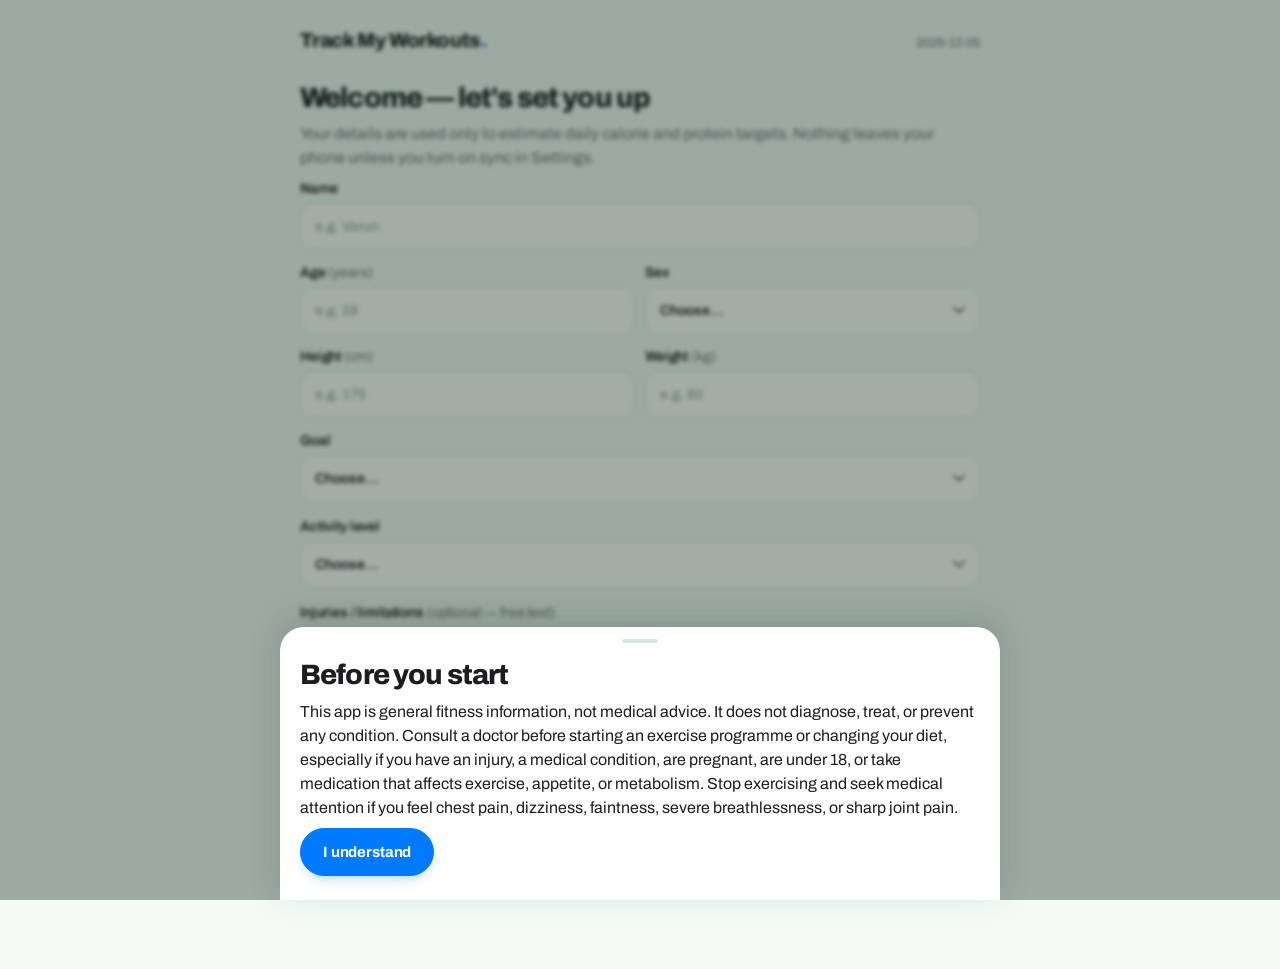
<file: builds/index.html>
<!doctype html>
<html lang="en">
<head>
<meta charset="utf-8" />
<meta name="viewport" content="width=device-width, initial-scale=1" />
<title>Track My Workouts — live build</title>
<style>
  body { margin: 0; font-family: -apple-system, BlinkMacSystemFont, "Segoe UI", Roboto, Helvetica, Arial, sans-serif; background: #fff; color: #111; display: flex; align-items: center; justify-content: center; min-height: 100vh; }
  main { max-width: 420px; padding: 32px 24px; text-align: center; }
  h1 { font-size: 20px; margin: 0 0 8px; }
  p { font-size: 15px; line-height: 1.5; color: #555; margin: 8px 0; }
  a { color: #007aff; }
  .status { font-size: 13px; color: #888; }
</style>
</head>
<body>
<main>
  <h1>Track My Workouts</h1>
  <p id="message">Loading the live build&hellip;</p>
  <p class="status" id="status"></p>
  <p id="fallback" hidden>Or open the <a href="./player/index.html">Iteration Player</a> to pick any version.</p>
  <noscript><p>JavaScript is needed for the automatic redirect. Open the <a href="./player/index.html">Iteration Player</a> to pick a version.</p></noscript>
</main>
<script>
(function () {
  'use strict';
  var msg = document.getElementById('message');
  var status = document.getElementById('status');
  var fallback = document.getElementById('fallback');
  function showFallback(text) {
    msg.textContent = text;
    fallback.hidden = false;
  }
  fetch('./versions.json', { cache: 'no-store' })
    .then(function (r) {
      if (!r.ok) throw new Error('HTTP ' + r.status);
      return r.json();
    })
    .then(function (manifest) {
      var live = manifest && manifest.live;
      if (!live) {
        showFallback('No live version is set yet.');
        return;
      }
      var entry = null;
      (manifest.versions || []).forEach(function (v) { if (v.version === live) entry = v; });
      if (!entry || !entry.url) {
        showFallback('The live version (v' + live + ') has no URL in the manifest.');
        return;
      }
      // Tolerate a stale manifest: say exactly which version this page
      // served, so a delayed publish is visible rather than silent.
      var label = entry.label ? ' \u2014 ' + entry.label : '';
      msg.textContent = 'Opening the live build: v' + live + label;
      status.textContent = 'Served from the manifest fetched at ' +
        new Date().toLocaleTimeString() + '. If this is an older version than expected, the manifest may still be propagating \u2014 try the Iteration Player.';
      setTimeout(function () { window.location.replace(entry.url); }, 600);
    })
    .catch(function (err) {
      showFallback('Couldn\u2019t load the version list (' + err.message + ').');
    });
})();
</script>
</body>
</html>
</file>
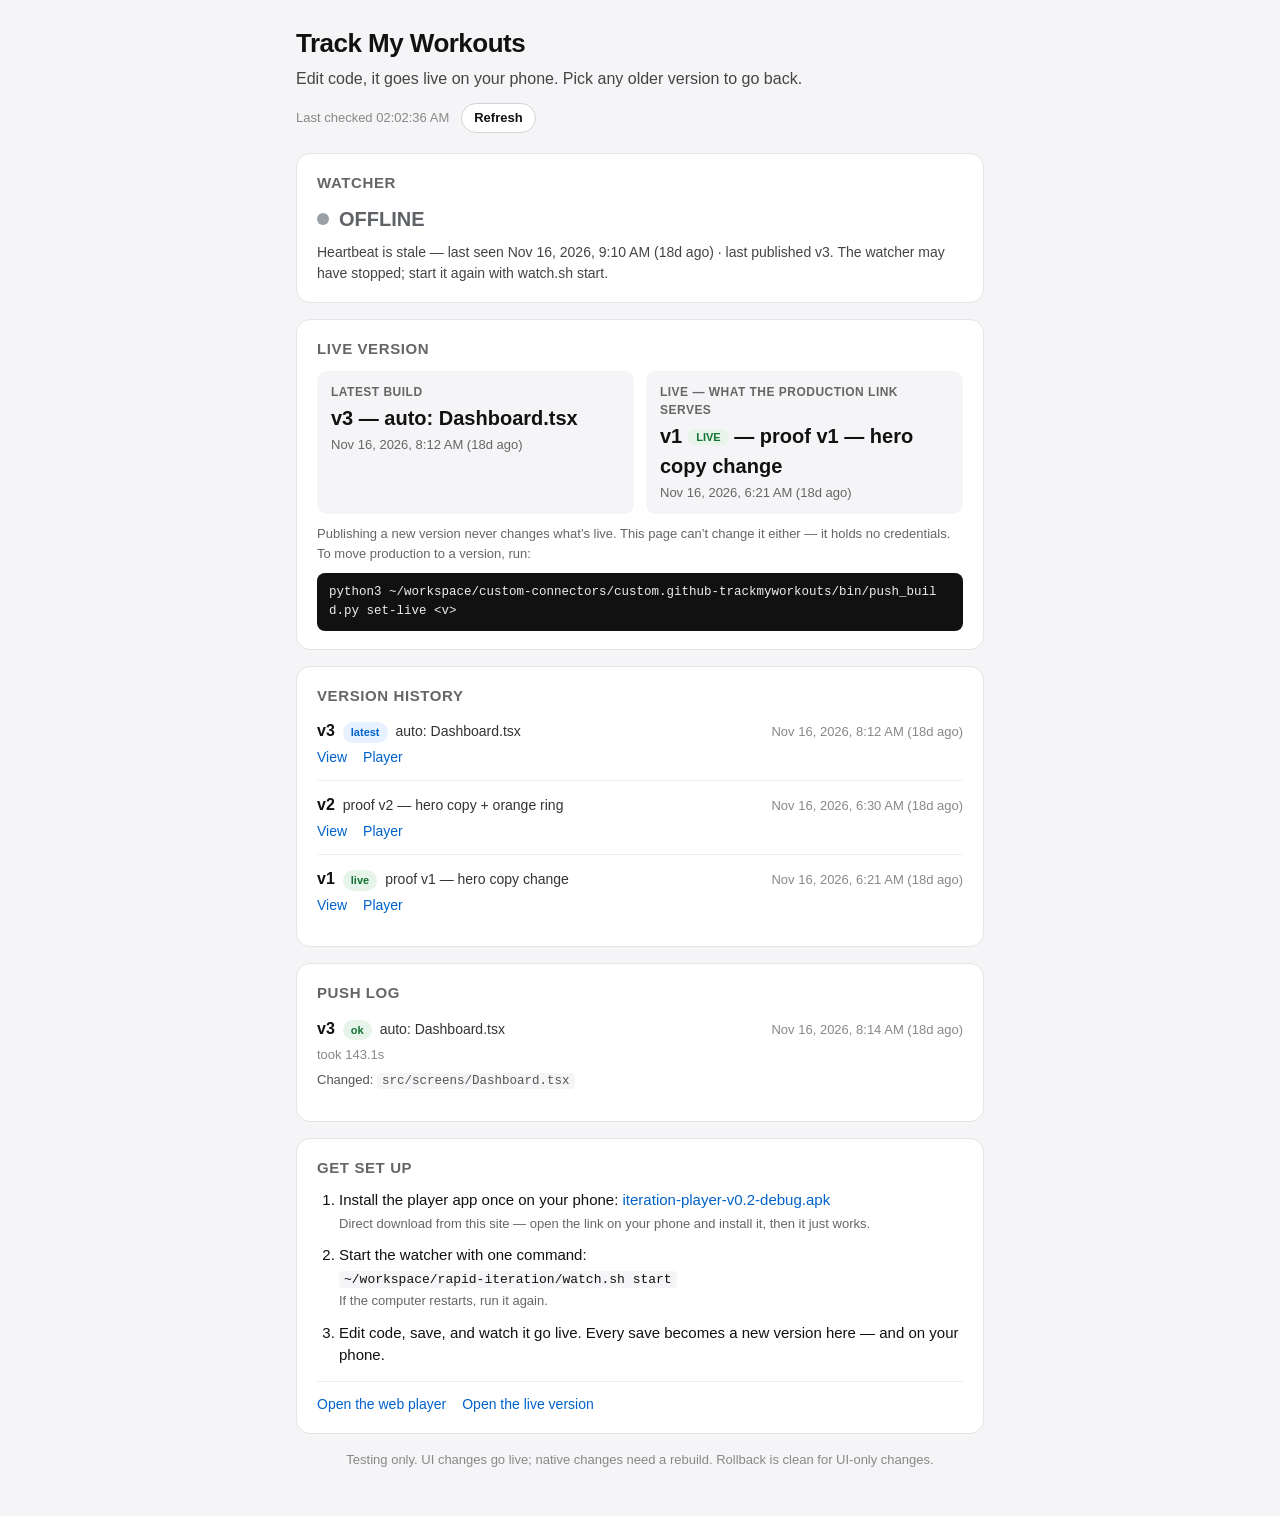
<file: builds/dashboard/index.html>
<!doctype html>
<html lang="en">
<head>
<meta charset="utf-8" />
<meta name="viewport" content="width=device-width, initial-scale=1" />
<title>Track My Workouts — Iteration Dashboard</title>
<!--
  Iteration Dashboard — read-only status page for the rapid-iteration tool.
  Hosted at builds/dashboard/index.html. Reads three JSON files next to it:
    ../versions.json        — {latest, live, versions:[{version,label,timestamp,url}]}
    ../watcher-status.json  — {state:'watching'|'error'|'stopped', lastSeen, lastVersion, lastPushAt, error?}
    ../push-log.json        — [{version,label,timestamp,filesChanged[],status,durationMs,error?}]
  watcher-status.json and push-log.json may not exist yet (the watcher
  publishes them); every section degrades to an honest empty state instead
  of a blank page or an error. This page never writes anything and holds no
  credentials — it cannot change which version is live. To change live, run:
    python3 ~/workspace/custom-connectors/custom.github-trackmyworkouts/bin/push_build.py set-live <v>
-->
<style>
  :root { color-scheme: light; }
  * { box-sizing: border-box; }
  body {
    margin: 0; background: #f5f5f7; color: #111;
    font-family: -apple-system, BlinkMacSystemFont, "Segoe UI", Roboto, Helvetica, Arial, sans-serif;
    line-height: 1.5;
  }
  .wrap { max-width: 720px; margin: 0 auto; padding: 24px 16px 48px; }
  header { margin-bottom: 20px; }
  header h1 { font-size: 26px; margin: 0 0 4px; letter-spacing: -0.02em; }
  header p { margin: 0; font-size: 16px; color: #444; }
  .meta-line {
    display: flex; align-items: center; gap: 12px; margin-top: 12px;
    font-size: 13px; color: #888;
  }
  .meta-line button {
    font: inherit; font-size: 13px; font-weight: 600;
    border: 1px solid #d4d4d4; background: #fff; color: #111;
    border-radius: 999px; padding: 4px 12px; cursor: pointer;
  }
  .meta-line button:active { background: #f0f0f0; }
  section.card {
    background: #fff; border: 1px solid #e5e5e5; border-radius: 14px;
    padding: 18px 20px; margin-bottom: 16px;
  }
  section.card h2 { font-size: 15px; margin: 0 0 10px; text-transform: uppercase; letter-spacing: 0.04em; color: #666; }
  .empty { color: #888; font-size: 14px; margin: 4px 0; }
  .error-banner {
    display: none; background: #fdecea; color: #8a1a12; border: 1px solid #f5c6c0;
    border-radius: 12px; padding: 12px 16px; font-size: 14px; margin-bottom: 16px;
  }
  .error-banner.show { display: block; }

  /* Status card */
  .status-row { display: flex; align-items: center; gap: 10px; }
  .dot { width: 12px; height: 12px; border-radius: 50%; flex: 0 0 auto; }
  .dot.green { background: #34a853; }
  .dot.red { background: #d93025; }
  .dot.grey { background: #9aa0a6; }
  .status-word { font-size: 20px; font-weight: 700; }
  .status-word.green { color: #137333; }
  .status-word.red { color: #a50e0e; }
  .status-word.grey { color: #5f6368; }
  .status-detail { font-size: 14px; color: #444; margin: 8px 0 0; }
  .status-detail .mono { font-family: ui-monospace, SFMono-Regular, Menlo, Consolas, monospace; font-size: 13px; }

  /* Live badges */
  .badges { display: flex; flex-wrap: wrap; gap: 12px; }
  .badge-box { flex: 1 1 220px; background: #f5f5f7; border-radius: 10px; padding: 12px 14px; }
  .badge-box .k { font-size: 12px; font-weight: 700; text-transform: uppercase; letter-spacing: 0.04em; color: #666; }
  .badge-box .v { font-size: 20px; font-weight: 700; margin-top: 2px; }
  .badge-box .v .tag-live {
    font-size: 11px; font-weight: 700; vertical-align: middle;
    background: #e6f4ea; color: #137333; border-radius: 999px; padding: 2px 8px; margin-left: 6px;
  }
  .badge-box .t { font-size: 13px; color: #666; margin-top: 2px; }

  /* Lists */
  ul.rows { list-style: none; margin: 0; padding: 0; }
  ul.rows li { padding: 12px 0; border-top: 1px solid #eee; }
  ul.rows li:first-child { border-top: 0; padding-top: 2px; }
  .row-top { display: flex; align-items: baseline; gap: 8px; flex-wrap: wrap; }
  .row-top .vn { font-weight: 700; font-size: 16px; }
  .row-top .lbl { font-size: 14px; color: #333; overflow: hidden; text-overflow: ellipsis; white-space: nowrap; max-width: 100%; }
  .row-top .ts { font-size: 13px; color: #888; margin-left: auto; white-space: nowrap; }
  .row-links { margin-top: 4px; font-size: 14px; display: flex; gap: 16px; flex-wrap: wrap; }
  .row-links a { color: #0062cc; text-decoration: none; }
  .row-links a:hover { text-decoration: underline; }
  .pill {
    font-size: 11px; font-weight: 700; border-radius: 999px; padding: 2px 8px; white-space: nowrap;
  }
  .pill.latest { background: #e8f1ff; color: #0062cc; }
  .pill.live { background: #e6f4ea; color: #137333; }
  .pill.ok { background: #e6f4ea; color: #137333; }
  .pill.failed { background: #fdecea; color: #a50e0e; }
  .files { font-size: 13px; color: #555; margin: 6px 0 0; word-break: break-word; }
  .files code, code.inline {
    font-family: ui-monospace, SFMono-Regular, Menlo, Consolas, monospace;
    font-size: 12.5px; background: #f5f5f7; border-radius: 4px; padding: 1px 5px;
  }
  .push-meta { font-size: 13px; color: #888; margin-top: 4px; display: flex; gap: 10px; flex-wrap: wrap; align-items: center; }
  .push-error { font-size: 13px; color: #a50e0e; margin-top: 4px; }

  /* Setup */
  ol.steps { margin: 0; padding-left: 22px; }
  ol.steps li { margin-bottom: 10px; font-size: 15px; }
  ol.steps li:last-child { margin-bottom: 0; }
  ol.steps code {
    font-family: ui-monospace, SFMono-Regular, Menlo, Consolas, monospace;
    font-size: 13px; background: #f5f5f7; border-radius: 4px; padding: 1px 5px;
    word-break: break-all;
  }
  .setup-links { margin-top: 14px; padding-top: 12px; border-top: 1px solid #eee; font-size: 14px; display: flex; gap: 16px; flex-wrap: wrap; }
  .setup-links a, section.card a { color: #0062cc; text-decoration: none; }
  .setup-links a:hover, section.card a:hover { text-decoration: underline; }
  pre.cmd {
    background: #111; color: #eee; border-radius: 8px; padding: 10px 12px;
    font-size: 12.5px; overflow-x: auto; margin: 10px 0 0; white-space: pre-wrap; word-break: break-all;
  }
  .note { font-size: 13px; color: #666; margin: 10px 0 0; }

  footer { font-size: 13px; color: #888; text-align: center; margin-top: 8px; }
</style>
</head>
<body>
<div class="wrap">
  <header>
    <h1>Track My Workouts</h1>
    <p>Edit code, it goes live on your phone. Pick any older version to go back.</p>
    <div class="meta-line">
      <span id="last-checked">Checking status&hellip;</span>
      <button id="refresh-btn" type="button">Refresh</button>
    </div>
  </header>

  <div class="error-banner" id="manifest-error" role="alert"></div>

  <section class="card" aria-label="Watcher status">
    <h2>Watcher</h2>
    <div class="status-row">
      <span class="dot grey" id="status-dot"></span>
      <span class="status-word grey" id="status-word">Checking&hellip;</span>
    </div>
    <p class="status-detail" id="status-detail"></p>
  </section>

  <section class="card" aria-label="Live version">
    <h2>Live version</h2>
    <div class="badges">
      <div class="badge-box">
        <div class="k">Latest build</div>
        <div class="v" id="latest-badge">v&ndash;</div>
        <div class="t" id="latest-time"></div>
      </div>
      <div class="badge-box">
        <div class="k">Live &mdash; what the production link serves</div>
        <div class="v" id="live-badge">v&ndash;</div>
        <div class="t" id="live-time"></div>
      </div>
    </div>
    <p class="note">Publishing a new version never changes what&rsquo;s live.
      This page can&rsquo;t change it either &mdash; it holds no credentials.
      To move production to a version, run:</p>
    <pre class="cmd">python3 ~/workspace/custom-connectors/custom.github-trackmyworkouts/bin/push_build.py set-live &lt;v&gt;</pre>
  </section>

  <section class="card" aria-label="Version history">
    <h2>Version history</h2>
    <ul class="rows" id="version-list"></ul>
    <p class="empty" id="version-empty" style="display:none">No versions published yet.</p>
  </section>

  <section class="card" aria-label="Push log">
    <h2>Push log</h2>
    <ul class="rows" id="push-list"></ul>
    <p class="empty" id="push-empty">No pushes yet &mdash; save a code change and one appears here.</p>
  </section>

  <section class="card" aria-label="Setup">
    <h2>Get set up</h2>
    <ol class="steps">
      <li>Install the player app once on your phone:
        <a id="apk-link" href="https://varunsrinivas2904-dev.github.io/trackmyworkouts-assets/builds/player-app/iteration-player-v0.2-debug.apk">iteration-player-v0.2-debug.apk</a>
        <br /><span style="font-size:13px;color:#666">Direct download from this site &mdash; open the link on your phone and install it, then it just works.</span></li>
      <li>Start the watcher with one command:
        <br /><code>~/workspace/rapid-iteration/watch.sh start</code>
        <br /><span style="font-size:13px;color:#666">If the computer restarts, run it again.</span></li>
      <li>Edit code, save, and watch it go live. Every save becomes a new version here &mdash; and on your phone.</li>
    </ol>
    <div class="setup-links">
      <a href="../player/index.html">Open the web player</a>
      <a href="../index.html">Open the live version</a>
    </div>
  </section>

  <footer>Testing only. UI changes go live; native changes need a rebuild. Rollback is clean for UI-only changes.</footer>
</div>

<script>
(function () {
  'use strict';

  var FRESH_MS = 5 * 60 * 1000; // watcher heartbeat is fresh within 5 minutes
  var PLAYER_URL = '../player/index.html';
  var LIVE_URL = '../index.html';

  var els = {
    lastChecked: document.getElementById('last-checked'),
    refreshBtn: document.getElementById('refresh-btn'),
    manifestError: document.getElementById('manifest-error'),
    dot: document.getElementById('status-dot'),
    word: document.getElementById('status-word'),
    detail: document.getElementById('status-detail'),
    latestBadge: document.getElementById('latest-badge'),
    latestTime: document.getElementById('latest-time'),
    liveBadge: document.getElementById('live-badge'),
    liveTime: document.getElementById('live-time'),
    versionList: document.getElementById('version-list'),
    versionEmpty: document.getElementById('version-empty'),
    pushList: document.getElementById('push-list'),
    pushEmpty: document.getElementById('push-empty'),
  };

  // ---------- time ----------
  function relTime(iso) {
    if (!iso) return '';
    var t = Date.parse(iso);
    if (isNaN(t)) return '';
    var s = Math.max(0, Math.floor((Date.now() - t) / 1000));
    if (s < 60) return s + 's ago';
    var m = Math.floor(s / 60);
    if (m < 60) return m + ' min ago';
    var h = Math.floor(m / 60);
    if (h < 24) return h + 'h ago';
    return Math.floor(h / 24) + 'd ago';
  }
  function fullTime(iso) {
    if (!iso) return '';
    var d = new Date(iso);
    if (isNaN(d.getTime())) return iso;
    return d.toLocaleString([], { dateStyle: 'medium', timeStyle: 'short' });
  }
  function clockTime(d) {
    return (d || new Date()).toLocaleTimeString([], { hour: '2-digit', minute: '2-digit', second: '2-digit' });
  }
  function esc(s) {
    return String(s == null ? '' : s).replace(/[&<>"']/g, function (c) {
      return { '&': '&amp;', '<': '&lt;', '>': '&gt;', '"': '&quot;', "'": '&#39;' }[c];
    });
  }

  // ---------- fetching (each file optional; a 404 is an empty state, not an error) ----------
  function fetchJson(relPath) {
    return fetch(relPath + '?t=' + Date.now(), { cache: 'no-store' })
      .then(function (r) {
        if (r.status === 404) return null; // not published yet
        if (!r.ok) throw new Error('HTTP ' + r.status);
        return r.json();
      })
      .catch(function (err) {
        if (err && err.message && err.message.indexOf('HTTP 404') === 0) return null;
        throw err;
      });
  }
  function fetchOptional(relPath) {
    // fetchJson returns null on 404; any other failure also degrades to null
    // for the optional files so the page never blanks.
    return fetchJson(relPath).catch(function () { return null; });
  }

  // ---------- status card ----------
  function renderStatus(status) {
    var word = 'OFFLINE', cls = 'grey', detail = '';
    if (!status) {
      detail = 'No heartbeat yet &mdash; the watcher hasn&rsquo;t reported in. ' +
        'If you just started it, this updates within a minute.';
    } else {
      var lastSeen = status.lastSeen || status.lastHeartbeat || null;
      var lastSeenMs = lastSeen ? Date.parse(lastSeen) : NaN;
      var fresh = !isNaN(lastSeenMs) && (Date.now() - lastSeenMs) < FRESH_MS;
      var state = (status.state || '').toLowerCase();
      var errText = status.error || status.lastError || status.message || '';
      var lastVersion = status.lastVersion != null ? status.lastVersion
        : (status.lastPushVersion != null ? status.lastPushVersion : null);
      if (state === 'error') {
        word = 'ERROR'; cls = 'red';
        detail = 'The watcher reported an error' +
          (lastSeen ? ' &mdash; last seen ' + fullTime(lastSeen) + ' (' + relTime(lastSeen) + ')' : '') + '.' +
          (errText ? ' <span class="mono">' + esc(errText) + '</span>' : '');
      } else if (state === 'watching' && fresh) {
        word = 'WATCHING'; cls = 'green';
        detail = 'Watching for code changes' +
          (lastSeen ? ' &mdash; last check-in ' + relTime(lastSeen) : '') +
          (lastVersion != null ? ' &middot; last published v' + lastVersion : '') + '.';
      } else if (state === 'stopped') {
        word = 'OFFLINE'; cls = 'grey';
        detail = 'The watcher is stopped' +
          (lastSeen ? ' &mdash; last seen ' + fullTime(lastSeen) + ' (' + relTime(lastSeen) + ')' : ' &mdash; never seen') +
          (lastVersion != null ? ' &middot; last published v' + lastVersion : '') + '. Start it again with watch.sh start.';
      } else {
        // watching but stale heartbeat, or unknown state
        word = 'OFFLINE'; cls = 'grey';
        detail = 'Heartbeat is stale' +
          (lastSeen ? ' &mdash; last seen ' + fullTime(lastSeen) + ' (' + relTime(lastSeen) + ')' : ' &mdash; never seen') +
          (lastVersion != null ? ' &middot; last published v' + lastVersion : '') +
          '. The watcher may have stopped; start it again with watch.sh start.';
      }
    }
    els.dot.className = 'dot ' + cls;
    els.word.className = 'status-word ' + cls;
    els.word.textContent = word;
    els.detail.innerHTML = detail;
  }

  // ---------- versions ----------
  function renderVersions(manifest) {
    var latest = manifest && typeof manifest.latest === 'number' ? manifest.latest : null;
    var live = manifest && typeof manifest.live === 'number' ? manifest.live : null;
    var list = (manifest && Array.isArray(manifest.versions)) ? manifest.versions.slice() : [];
    list.sort(function (a, b) { return b.version - a.version; });

    function entryFor(v) {
      for (var i = 0; i < list.length; i++) if (list[i].version === v) return list[i];
      return null;
    }
    var latestEntry = latest != null ? entryFor(latest) : null;
    var liveEntry = live != null && live !== 0 ? entryFor(live) : null;

    els.latestBadge.innerHTML = latest != null
      ? 'v' + latest + (latestEntry && latestEntry.label ? ' &mdash; ' + esc(latestEntry.label) : '')
      : 'v&ndash;';
    els.latestTime.textContent = latestEntry && latestEntry.timestamp
      ? fullTime(latestEntry.timestamp) + ' (' + relTime(latestEntry.timestamp) + ')' : '';
    els.liveBadge.innerHTML = (live != null && live !== 0)
      ? 'v' + live + '<span class="tag-live">LIVE</span>' + (liveEntry && liveEntry.label ? ' &mdash; ' + esc(liveEntry.label) : '')
      : 'No live version yet';
    els.liveTime.textContent = liveEntry && liveEntry.timestamp
      ? fullTime(liveEntry.timestamp) + ' (' + relTime(liveEntry.timestamp) + ')' : '';

    els.versionList.innerHTML = '';
    if (!list.length) {
      els.versionEmpty.style.display = 'block';
      return;
    }
    els.versionEmpty.style.display = 'none';
    list.forEach(function (entry) {
      var li = document.createElement('li');
      var top = document.createElement('div');
      top.className = 'row-top';
      var vn = document.createElement('span');
      vn.className = 'vn';
      vn.textContent = 'v' + entry.version;
      top.appendChild(vn);
      if (entry.version === latest) {
        var p1 = document.createElement('span');
        p1.className = 'pill latest';
        p1.textContent = 'latest';
        top.appendChild(p1);
      }
      if (live !== 0 && entry.version === live) {
        var p2 = document.createElement('span');
        p2.className = 'pill live';
        p2.textContent = 'live';
        top.appendChild(p2);
      }
      var lbl = document.createElement('span');
      lbl.className = 'lbl';
      lbl.textContent = entry.label || '';
      lbl.title = entry.label || '';
      top.appendChild(lbl);
      var ts = document.createElement('span');
      ts.className = 'ts';
      ts.textContent = entry.timestamp ? fullTime(entry.timestamp) + ' (' + relTime(entry.timestamp) + ')' : '';
      top.appendChild(ts);
      li.appendChild(top);

      var links = document.createElement('div');
      links.className = 'row-links';
      if (entry.url) {
        var view = document.createElement('a');
        view.href = entry.url;
        view.textContent = 'View';
        links.appendChild(view);
      }
      var player = document.createElement('a');
      player.href = PLAYER_URL;
      player.textContent = 'Player';
      links.appendChild(player);
      li.appendChild(links);
      els.versionList.appendChild(li);
    });
  }

  // ---------- push log ----------
  function renderPushLog(log) {
    var entries = Array.isArray(log) ? log.slice() : [];
    entries.sort(function (a, b) {
      var ta = Date.parse(a.timestamp || '') || 0;
      var tb = Date.parse(b.timestamp || '') || 0;
      return tb - ta;
    });
    els.pushList.innerHTML = '';
    if (!entries.length) {
      els.pushEmpty.style.display = 'block';
      return;
    }
    els.pushEmpty.style.display = 'none';
    entries.forEach(function (entry) {
      var li = document.createElement('li');
      var top = document.createElement('div');
      top.className = 'row-top';
      var vn = document.createElement('span');
      vn.className = 'vn';
      vn.textContent = 'v' + (entry.version != null ? entry.version : '?');
      top.appendChild(vn);
      var status = (entry.status || '').toLowerCase();
      var pill = document.createElement('span');
      pill.className = 'pill ' + (status === 'failed' || status === 'error' ? 'failed' : 'ok');
      pill.textContent = status === 'failed' || status === 'error' ? 'failed' : 'ok';
      top.appendChild(pill);
      var lbl = document.createElement('span');
      lbl.className = 'lbl';
      lbl.textContent = entry.label || '';
      top.appendChild(lbl);
      var ts = document.createElement('span');
      ts.className = 'ts';
      ts.textContent = entry.timestamp ? fullTime(entry.timestamp) + ' (' + relTime(entry.timestamp) + ')' : '';
      top.appendChild(ts);
      li.appendChild(top);

      var meta = document.createElement('div');
      meta.className = 'push-meta';
      if (entry.durationMs != null) {
        var d = document.createElement('span');
        d.textContent = 'took ' + (entry.durationMs / 1000).toFixed(1) + 's';
        meta.appendChild(d);
      }
      li.appendChild(meta);

      if (Array.isArray(entry.filesChanged) && entry.filesChanged.length) {
        var files = document.createElement('p');
        files.className = 'files';
        files.textContent = 'Changed: ';
        entry.filesChanged.forEach(function (f, i) {
          if (i) files.appendChild(document.createTextNode(', '));
          var c = document.createElement('code');
          c.textContent = f;
          files.appendChild(c);
        });
        li.appendChild(files);
      }
      if (entry.error) {
        var err = document.createElement('p');
        err.className = 'push-error';
        err.textContent = entry.error;
        li.appendChild(err);
      }
      els.pushList.appendChild(li);
    });
  }

  // ---------- load all ----------
  function loadAll() {
    els.lastChecked.textContent = 'Checking status…';
    return Promise.all([
      fetchJson('../versions.json'),
      fetchOptional('../watcher-status.json'),
      fetchOptional('../push-log.json'),
    ]).then(function (results) {
      var manifest = results[0];
      var status = results[1];
      var log = results[2];
      els.manifestError.classList.remove('show');
      els.manifestError.textContent = '';
      renderStatus(status);
      renderVersions(manifest);
      renderPushLog(log);
      els.lastChecked.textContent = 'Last checked ' + clockTime();
    }).catch(function (err) {
      // versions.json itself failed (not a 404 — a real fetch/network error).
      els.manifestError.textContent = 'Couldn\u2019t load the version list (' + err.message +
        '). Check the connection and tap Refresh.';
      els.manifestError.classList.add('show');
      renderStatus(null);
      renderVersions(null);
      renderPushLog(null);
      els.lastChecked.textContent = 'Last checked ' + clockTime() + ' — version list failed';
    });
  }

  els.refreshBtn.addEventListener('click', function () { loadAll(); });
  loadAll();
  setInterval(loadAll, 60000); // keep the status fresh while the page is open
})();
</script>
</body>
</html>
</file>
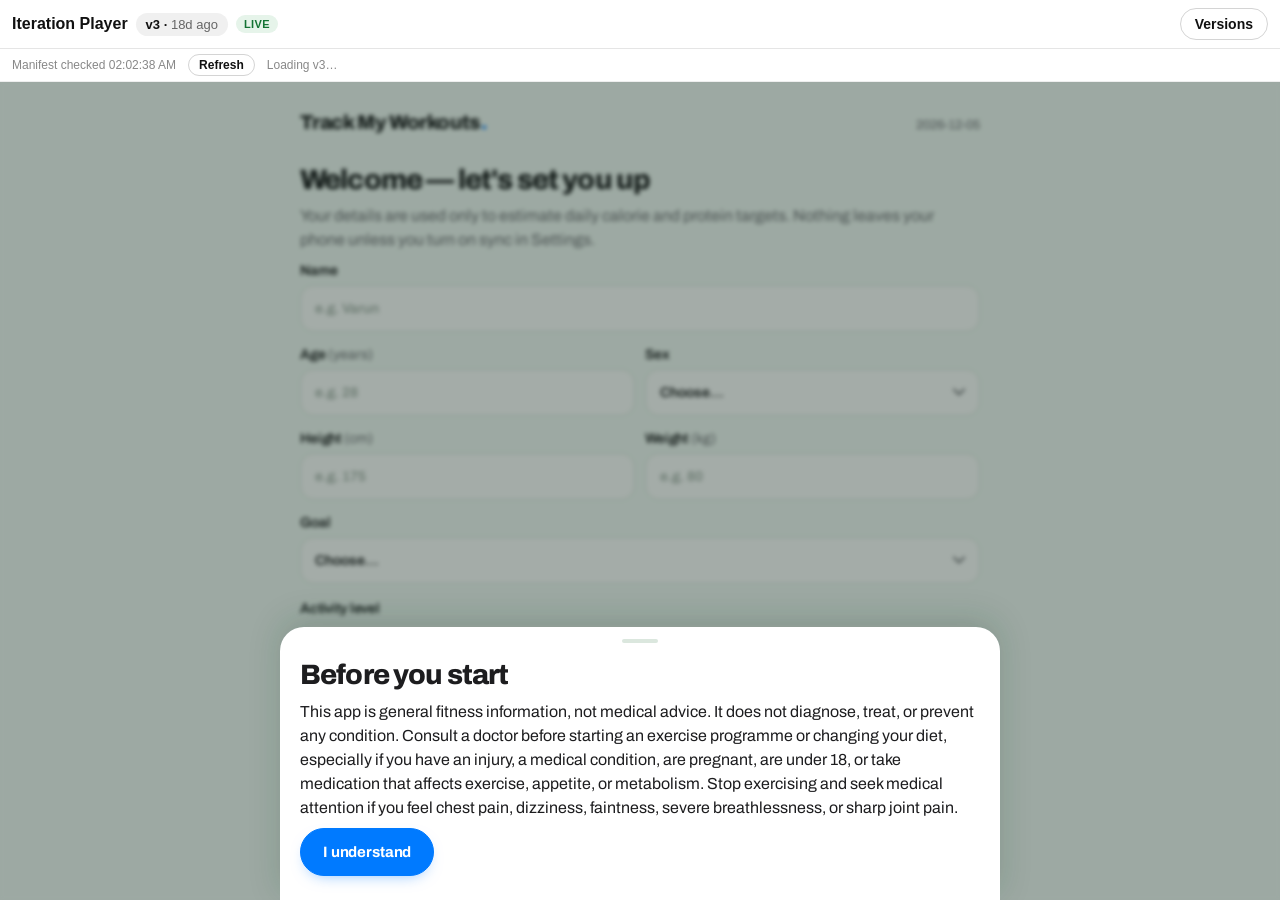
<file: builds/player/index.html>
<!doctype html>
<html lang="en">
<head>
<meta charset="utf-8" />
<meta name="viewport" content="width=device-width, initial-scale=1, viewport-fit=cover" />
<title>Iteration Player</title>
<!--
  Iteration Player — loader v2.
  Hosted at builds/player/index.html. Loads the selected version build in a
  same-origin iframe below; this page's header (badge + Update + Versions)
  always stays visible, so there is always a way back to the menu.

  This page IS the web player: opened in any plain browser it lists the
  versions and loads the selected one — no APK needed. The Android player
  app is the same page as its server.url, plus the Capacitor bridge.

  Why an iframe (not top-level navigation + an injected button):
  - The loader page IS the Capacitor server.url, so Capacitor injects its
    bridge JS (window.Capacitor + the SQLite/Filesystem/Share plugins the
    player app registers) into it at document start — see Bridge.java
    loadWebView(): WebViewCompat.addDocumentStartJavaScript() with the
    server.url ORIGIN as the allowed origin (path stripped). The version
    pages live on the SAME origin (the GitHub Pages site), so the iframe
    documents get the same bridge injection, and the loader can read the
    iframe DOM (same origin) to tell whether a version actually booted.
  - No build-script dependency: nothing has to be injected into version
    builds, so a version that fails to boot can't take the menu down with it.
  - The host sends no X-Frame-Options / frame-ancestors header, so framing
    is allowed (verified on jsDelivr 2026-11-16; re-check on Pages once the
    site is enabled — if Pages ever sends frame-ancestors, the iframe
    approach breaks and this needs revisiting).
  - localStorage is shared across loader + iframe (same origin), so the
    pending/lastGood bookkeeping below works across reloads.

  Update policy (v2 — LIVE by default, PINNED on tap):
  - LIVE (default, liveMode='1'): the loader loads the newest `latest`,
    and polls versions.json every 5s; when a poll sees a newer `latest`
    than the loaded version, it loads the new latest automatically —
    no tap needed. This is the launched-app behaviour: edit code, push,
    the phone follows.
  - PINNED (liveMode='0'): the user tapped a version in the list. The
    loader stays on that version and does NOT auto-advance, even when a
    newer `latest` appears. A visible "Back to live" button unpins and
    loads the newest latest.
  - Rollback = picking an older version (which pins it). A watchdog
    fallback also pins on the last good version.

  The manifest's `live` field (used by a separate shipped-web track) is
  deliberately IGNORED here — the phone player keys off `latest` and the
  persisted selection only.

  localStorage keys (iterationPlayer.*):
    selectedVersion   — version currently chosen (loaded on open)
    lastGoodVersion   — last version that signalled alive
    pendingVersion    — version whose boot is in progress / unconfirmed
    pendingSince      — epoch ms the pending attempt started
    liveMode          — '1' = LIVE (auto-advance to newest latest, default),
                        '0' = PINNED (stay on the tapped version)
    cachedManifest    — last good manifest JSON (offline-open fallback)
-->
<style>
  :root { color-scheme: light; }
  * { box-sizing: border-box; }
  html, body { height: 100%; }
  body {
    margin: 0; display: flex; flex-direction: column;
    font-family: -apple-system, BlinkMacSystemFont, "Segoe UI", Roboto, Helvetica, Arial, sans-serif;
    background: #fff; color: #111; overflow: hidden;
  }
  header {
    flex: 0 0 auto; display: flex; align-items: center; gap: 8px;
    padding: calc(8px + env(safe-area-inset-top, 0px)) 12px 8px;
    border-bottom: 1px solid #e5e5e5; background: #fff; z-index: 10;
  }
  header h1 { font-size: 16px; font-weight: 700; margin: 0; white-space: nowrap; }
  .badge {
    font-size: 13px; font-weight: 600; background: #f0f0f0; color: #111;
    border-radius: 999px; padding: 4px 10px; white-space: nowrap;
  }
  .badge .ago { font-weight: 400; color: #666; }
  .mode-chip {
    font-size: 11px; font-weight: 700; letter-spacing: .04em;
    border-radius: 999px; padding: 3px 8px; white-space: nowrap;
  }
  .mode-chip.live { background: #e6f4ea; color: #137333; }
  .mode-chip.pinned { background: #fef3c7; color: #92400e; }
  .spacer { flex: 1; }
  button {
    font: inherit; font-size: 14px; font-weight: 600;
    border: 1px solid #d4d4d4; background: #fff; color: #111;
    border-radius: 999px; padding: 7px 14px; cursor: pointer;
  }
  button:active { background: #f0f0f0; }
  button.primary { background: #007aff; border-color: #007aff; color: #fff; }
  button.primary:active { background: #0062cc; }
  button[hidden] { display: none; }
  #notice {
    flex: 0 0 auto; display: none; padding: 8px 12px; font-size: 13px;
    background: #fff8e1; color: #7a5b00; border-bottom: 1px solid #f0dfa0;
  }
  #notice.show { display: block; }
  #meta {
    flex: 0 0 auto; padding: 5px 12px; font-size: 12px; color: #888;
    border-bottom: 1px solid #eee; display: flex; gap: 12px; align-items: center;
  }
  #meta button { font-size: 12px; padding: 3px 10px; border-radius: 999px; }
  main { flex: 1 1 auto; position: relative; min-height: 0; }
  iframe {
    position: absolute; inset: 0; width: 100%; height: 100%;
    border: 0; background: #fff;
  }
  #stage-empty {
    position: absolute; inset: 0; display: none; align-items: center; justify-content: center;
    text-align: center; padding: 24px; color: #666; font-size: 15px; line-height: 1.5;
  }
  #stage-empty.show { display: flex; }
  /* Version list sheet */
  #sheet-backdrop {
    position: absolute; inset: 0; background: rgba(0,0,0,.35);
    display: none; z-index: 20;
  }
  #sheet-backdrop.show { display: block; }
  #sheet {
    position: absolute; left: 0; right: 0; bottom: 0; z-index: 21;
    background: #fff; border-radius: 16px 16px 0 0; max-height: 70%;
    display: none; flex-direction: column; box-shadow: 0 -4px 24px rgba(0,0,0,.2);
  }
  #sheet.show { display: flex; }
  #sheet h2 { font-size: 15px; margin: 14px 16px 4px; }
  #sheet .hint { font-size: 12px; color: #888; margin: 0 16px 8px; line-height: 1.4; }
  #version-list { overflow-y: auto; list-style: none; margin: 0; padding: 0 8px 16px; }
  #version-list li {
    display: flex; align-items: center; gap: 8px;
    padding: 12px 8px; border-top: 1px solid #eee; cursor: pointer;
  }
  #version-list li .v { font-weight: 700; font-size: 15px; }
  #version-list li .l { font-size: 13px; color: #666; overflow: hidden; text-overflow: ellipsis; white-space: nowrap; }
  #version-list li .tag {
    margin-left: auto; flex: 0 0 auto; font-size: 11px; font-weight: 700;
    border-radius: 999px; padding: 3px 8px; background: #e8f1ff; color: #0062cc;
  }
  #version-list li .tag.good { background: #e6f4ea; color: #137333; }
  #version-list li.current { background: #f7f7f7; }
</style>
</head>
<body>
  <header>
    <h1>Iteration Player</h1>
    <span class="badge" id="badge">v&ndash; &middot; <span class="ago">loading&hellip;</span></span>
    <span class="mode-chip live" id="mode-chip">LIVE</span>
    <span class="spacer"></span>
    <button id="update-btn" class="primary" hidden>Update</button>
    <button id="versions-btn">Versions</button>
  </header>
  <div id="notice" role="status"></div>
  <div id="meta">
    <span id="last-checked">Manifest not checked yet</span>
    <button id="refresh-btn" type="button">Refresh</button>
    <span id="load-state"></span>
  </div>
  <main>
    <iframe id="stage" title="Loaded version" sandbox="allow-scripts allow-same-origin allow-forms allow-popups allow-modals allow-pointer-lock"></iframe>
    <div id="stage-empty"><p id="stage-empty-text">Loading&hellip;</p></div>
    <div id="sheet-backdrop"></div>
    <div id="sheet" role="dialog" aria-label="Versions">
      <h2>Versions</h2>
      <p class="hint">Live mode loads the newest version automatically
        when it appears. Tap a version to pin it &mdash; a pinned version
        never auto-updates. Tap &ldquo;Back to live&rdquo; to resume
        automatic updates. Loading an older version is the rollback. New
        versions can take a few minutes to appear here because the host
        can take a few minutes to publish a new manifest.</p>
      <ul id="version-list"></ul>
    </div>
  </main>

<script>
(function () {
  'use strict';

  var LS = 'iterationPlayer.';
  var ALIVE_TIMEOUT_MS = 8000;
  var MANIFEST_URL = '../versions.json'; // loader lives at builds/player/
  var store = window.localStorage;

  var els = {
    badge: document.getElementById('badge'),
    modeChip: document.getElementById('mode-chip'),
    updateBtn: document.getElementById('update-btn'),
    versionsBtn: document.getElementById('versions-btn'),
    notice: document.getElementById('notice'),
    lastChecked: document.getElementById('last-checked'),
    refreshBtn: document.getElementById('refresh-btn'),
    loadState: document.getElementById('load-state'),
    stage: document.getElementById('stage'),
    stageEmpty: document.getElementById('stage-empty'),
    stageEmptyText: document.getElementById('stage-empty-text'),
    backdrop: document.getElementById('sheet-backdrop'),
    sheet: document.getElementById('sheet'),
    versionList: document.getElementById('version-list'),
  };

  var manifest = null;          // last fetched (or cached) manifest
  var selectedVersion = null;   // number
  var watchdogTimer = null;
  var alivePollTimer = null;
  var pollTimer = null;         // 5s manifest poll (live auto-update)
  var aliveSignalled = false;
  var attemptVersion = null;    // version currently being watched
  var attemptUrl = null;        // URL of the document being watched

  // ---------- storage helpers ----------
  function lsGet(k) { try { return store.getItem(LS + k); } catch (e) { return null; } }
  function lsSet(k, v) { try { store.setItem(LS + k, v); } catch (e) { /* private mode */ } }
  function lsDel(k) { try { store.removeItem(LS + k); } catch (e) { /* ignore */ } }
  function num(v) { var n = parseInt(v, 10); return isNaN(n) ? null : n; }

  // LIVE (default) vs PINNED. Absent key = LIVE.
  function isLive() { return lsGet('liveMode') !== '0'; }
  function setLiveMode(live) { lsSet('liveMode', live ? '1' : '0'); }

  // ---------- time formatting ----------
  function relTime(iso) {
    if (!iso) return '';
    var t = Date.parse(iso);
    if (isNaN(t)) return '';
    var s = Math.max(0, Math.floor((Date.now() - t) / 1000));
    if (s < 60) return s + 's ago';
    var m = Math.floor(s / 60);
    if (m < 60) return m + ' min ago';
    var h = Math.floor(m / 60);
    if (h < 24) return h + 'h ago';
    return Math.floor(h / 24) + 'd ago';
  }
  function clockTime(d) {
    d = d || new Date();
    return d.toLocaleTimeString([], { hour: '2-digit', minute: '2-digit', second: '2-digit' });
  }

  // ---------- manifest ----------
  function manifestVersions() {
    if (!manifest || !Array.isArray(manifest.versions)) return [];
    return manifest.versions.slice().sort(function (a, b) { return b.version - a.version; });
  }
  function versionEntry(v) {
    var list = manifestVersions();
    for (var i = 0; i < list.length; i++) if (list[i].version === v) return list[i];
    return null;
  }

  function fetchManifest() {
    // Cache-busted fetch. The host can take a few minutes to publish a new
    // manifest after a push; the "last checked" line makes that visible
    // instead of silent.
    var url = MANIFEST_URL + '?t=' + Date.now();
    return fetch(url, { cache: 'no-store' })
      .then(function (r) {
        if (!r.ok) throw new Error('HTTP ' + r.status);
        return r.json();
      })
      .then(function (json) {
        if (!json || typeof json.latest !== 'number' || !Array.isArray(json.versions)) {
          throw new Error('Bad manifest shape');
        }
        // NOTE: json.live is intentionally ignored (separate shipped-web track).
        manifest = json;
        lsSet('cachedManifest', JSON.stringify(json));
        els.lastChecked.textContent = 'Manifest checked ' + clockTime();
        return json;
      })
      .catch(function (err) {
        // Fall back to the cached manifest so a flaky network doesn't brick
        // the player; the version list / badge then show the cached data.
        var cached = lsGet('cachedManifest');
        if (cached) {
          try {
            manifest = JSON.parse(cached);
            els.lastChecked.textContent = 'Offline — showing cached manifest (' + clockTime() + ')';
            return manifest;
          } catch (e) { /* fall through */ }
        }
        els.lastChecked.textContent = 'Manifest failed to load — ' + err.message;
        throw err;
      });
  }

  // ---------- UI ----------
  function showNotice(text) {
    els.notice.textContent = text;
    els.notice.classList.add('show');
  }
  function hideNotice() { els.notice.classList.remove('show'); }

  function renderChrome() {
    var entry = selectedVersion != null ? versionEntry(selectedVersion) : null;
    var ago = entry && entry.timestamp ? relTime(entry.timestamp) : '';
    els.badge.innerHTML = 'v' + (selectedVersion != null ? selectedVersion : '–') +
      (ago ? ' &middot; <span class="ago">' + ago + '</span>' : '');
    var latest = manifest ? manifest.latest : null;
    var pinned = !isLive();
    // PINNED: always show "Back to live" (the unpin control). LIVE: show
    // "Update to vN" only while a newer latest is known but not yet loaded
    // (transient — the poll normally auto-advances within 5s).
    var showUpdate = latest != null && selectedVersion != null &&
      (pinned || latest > selectedVersion);
    els.updateBtn.hidden = !showUpdate;
    els.updateBtn.textContent = pinned ? 'Back to live' : ('Update to v' + latest);
    els.modeChip.textContent = pinned ? 'PINNED' : 'LIVE';
    els.modeChip.classList.toggle('live', !pinned);
    els.modeChip.classList.toggle('pinned', pinned);
    renderList();
  }

  function renderList() {
    var list = manifestVersions();
    var lastGood = num(lsGet('lastGoodVersion'));
    els.versionList.innerHTML = '';
    if (!list.length) {
      var li = document.createElement('li');
      li.textContent = 'No versions in the manifest yet.';
      li.style.cursor = 'default';
      els.versionList.appendChild(li);
      return;
    }
    list.forEach(function (entry) {
      var item = document.createElement('li');
      if (entry.version === selectedVersion) item.classList.add('current');
      var v = document.createElement('span');
      v.className = 'v';
      v.textContent = 'v' + entry.version;
      var l = document.createElement('span');
      l.className = 'l';
      l.textContent = (entry.label || '') + (entry.timestamp ? ' · ' + relTime(entry.timestamp) : '');
      item.appendChild(v);
      item.appendChild(l);
      if (entry.version === selectedVersion) {
        var cur = document.createElement('span');
        cur.className = 'tag';
        cur.textContent = 'current';
        item.appendChild(cur);
      } else if (entry.version === lastGood) {
        var good = document.createElement('span');
        good.className = 'tag good';
        good.textContent = 'last good';
        item.appendChild(good);
      }
      item.addEventListener('click', function () {
        closeSheet();
        selectVersion(entry.version, /* pin */ true);
      });
      els.versionList.appendChild(item);
    });
  }

  function openSheet() {
    renderList();
    els.sheet.classList.add('show');
    els.backdrop.classList.add('show');
  }
  function closeSheet() {
    els.sheet.classList.remove('show');
    els.backdrop.classList.remove('show');
  }

  // ---------- loading + alive watchdog ----------
  function stopWatchdog() {
    if (watchdogTimer) { clearTimeout(watchdogTimer); watchdogTimer = null; }
    if (alivePollTimer) { clearInterval(alivePollTimer); alivePollTimer = null; }
  }

  // A version counts as alive when EITHER:
  //  (a) it postMessages {type:'iteration-player-alive'} (player-bar.js, if
  //      the build injects it), OR
  //  (b) same-origin DOM probe: its document has a populated #root (the
  //      workout app mounts React into #root) or a
  //      [data-iteration-player-alive] marker.
  // (b) needs no cooperation from the version build at all.
  // Deliberately NOT counted: generic body text. A 404 error page, or a
  // version bundle served as text/plain (source text in the body), both
  // carry far more than 40 chars of body text — counting body text marked
  // those broken pages alive and defeated the watchdog rollback
  // (found 2026-11-16: a 404 page passed the old `innerText.length > 40`
  // fallback). #root children is the only DOM signal that means "the app
  // actually mounted".
  function probeAlive() {
    // First: make sure the iframe document is actually the attempted
    // version. While a navigation is in flight, contentDocument still
    // shows the PREVIOUS version's DOM — without this check a fast
    // previous version would falsely mark a broken new version alive.
    try {
      var href = els.stage.contentWindow.location.href;
      if (!attemptUrl || href.split('#')[0] !== attemptUrl.split('#')[0]) return false;
    } catch (e) {
      return false; // not same-origin / not ready yet
    }
    try {
      var doc = els.stage.contentDocument;
      if (!doc) return false;
      var root = doc.getElementById('root');
      if (root && root.children.length > 0) return true;
      if (doc.querySelector('[data-iteration-player-alive]')) return true;
    } catch (e) {
      // Cross-origin (shouldn't happen — same jsDelivr origin) or not ready.
    }
    return false;
  }

  function markAlive(version) {
    if (aliveSignalled || version !== attemptVersion) return;
    aliveSignalled = true;
    stopWatchdog();
    lsSet('lastGoodVersion', String(version));
    if (lsGet('pendingVersion') === String(version)) lsDel('pendingVersion');
    lsDel('pendingSince');
    els.loadState.textContent = 'v' + version + ' running';
    renderChrome();
  }

  function onAliveTimeout(version) {
    // Version never signalled alive within the window: roll back.
    stopWatchdog();
    var lastGood = num(lsGet('lastGoodVersion'));
    lsDel('pendingVersion');
    lsDel('pendingSince');
    if (lastGood != null && lastGood !== version) {
      selectedVersion = lastGood;
      lsSet('selectedVersion', String(lastGood));
      setLiveMode(false); // watchdog fallback PINs on the last good version
      showNotice('v' + version + ' didn\u2019t start \u2014 back on v' + lastGood + '.');
      renderChrome();
      loadVersion(lastGood, /* isRollback */ true);
    } else {
      // Nothing good to fall back to: stay on the failed version's page so
      // the failure is visible, and say so.
      els.stageEmptyText.textContent = 'v' + version + ' didn\u2019t start and there is no earlier good version to fall back to. Check the version list.';
      els.stageEmpty.classList.add('show');
      els.loadState.textContent = 'v' + version + ' failed to start';
    }
  }

  function loadVersion(version, isRollback, timeoutMs) {
    var entry = versionEntry(version);
    if (!entry || !entry.url) {
      els.stageEmptyText.textContent = 'v' + version + ' has no URL in the manifest.';
      els.stageEmpty.classList.add('show');
      return;
    }
    stopWatchdog();
    attemptVersion = version;
    attemptUrl = entry.url;
    aliveSignalled = false;
    els.stageEmpty.classList.remove('show');
    els.loadState.textContent = isRollback ? ('Rolling back to v' + version + '…') : ('Loading v' + version + '…');
    els.stage.src = entry.url;
    // Poll for a boot signal; the 8s watchdog fires the rollback.
    alivePollTimer = setInterval(function () {
      if (probeAlive()) markAlive(version);
    }, 250);
    watchdogTimer = setTimeout(function () {
      if (!aliveSignalled) onAliveTimeout(version);
    }, timeoutMs || ALIVE_TIMEOUT_MS);
  }

  function selectVersion(version, pin) {
    if (version === selectedVersion && attemptVersion === version && aliveSignalled) return;
    if (pin) setLiveMode(false); // tapping a version pins it
    hideNotice();
    selectedVersion = version;
    lsSet('selectedVersion', String(version));
    lsSet('pendingVersion', String(version));
    lsSet('pendingSince', String(Date.now()));
    renderChrome();
    loadVersion(version, false);
  }

  function goLive() {
    // Unpin and load the newest latest (the "Back to live" / Update button).
    if (!manifest) return;
    hideNotice();
    setLiveMode(true);
    if (manifest.latest === selectedVersion) {
      renderChrome(); // already on latest; just unpinned
      return;
    }
    selectVersion(manifest.latest, /* pin */ false);
  }

  // ---------- live polling: auto-advance on a newer latest ----------
  function maybeAutoAdvance() {
    if (!manifest || !isLive()) return;
    if (selectedVersion == null) return;
    if (watchdogTimer) return; // a load is in flight; don't interrupt it
    var latest = manifest.latest;
    if (latest != null && latest > selectedVersion && versionEntry(latest)) {
      selectVersion(latest, /* pin */ false);
    }
  }

  function pollManifest() {
    fetchManifest()
      .then(function () { renderChrome(); maybeAutoAdvance(); })
      .catch(function () {
        // Stale manifest is tolerated, never an error: keep showing the
        // last good data and retry on the next tick.
        renderChrome();
      });
  }

  function startPolling() {
    if (pollTimer) return;
    pollTimer = setInterval(pollManifest, 5000);
  }

  // ---------- boot ----------
  function init() {
    var storedSelected = num(lsGet('selectedVersion'));
    var lastGood = num(lsGet('lastGoodVersion'));
    var pending = num(lsGet('pendingVersion'));
    var pendingSince = num(lsGet('pendingSince'));

    // A leftover pendingVersion means a previous attempt never signalled
    // alive (app killed mid-load, or the version never booted). Resolve it
    // BEFORE loading anything: if the attempt is still inside its 8s window
    // (loader reloaded quickly), give it the remainder; otherwise roll back
    // to lastGood now and say so.
    var pendingIsStale = false;
    var pendingRemainder = 0;
    if (pending != null) {
      var age = pendingSince != null ? Date.now() - pendingSince : Infinity;
      if (age >= ALIVE_TIMEOUT_MS) {
        pendingIsStale = true;
      } else {
        pendingRemainder = ALIVE_TIMEOUT_MS - age;
      }
    }

    fetchManifest()
      .then(function () {
        var latest = manifest.latest;
        var known = function (v) { return v != null && versionEntry(v) != null; };

        var loadingStarted = false;
        if (pendingIsStale) {
          lsDel('pendingVersion');
          lsDel('pendingSince');
          setLiveMode(false); // stale attempt: fall back and PIN there
          if (lastGood != null && known(lastGood)) {
            selectedVersion = lastGood;
            lsSet('selectedVersion', String(lastGood));
            showNotice('v' + pending + ' didn\u2019t start \u2014 back on v' + lastGood + '.');
          } else {
            selectedVersion = latest;
            lsSet('selectedVersion', String(latest));
            showNotice('v' + pending + ' didn\u2019t start. Loaded the latest version instead.');
          }
        } else if (isLive()) {
          // LIVE (default): open on the newest latest — a publish that
          // landed while the player was closed loads on open.
          selectedVersion = latest;
          lsSet('selectedVersion', String(latest));
          if (pending != null && pending === latest) {
            // Attempt still inside its window: keep watching it from here,
            // with only the remainder of the 8s window left.
            loadVersion(pending, false, pendingRemainder);
            loadingStarted = true;
          } else if (pending != null) {
            // Orphaned pending for a different version: abandon it.
            lsDel('pendingVersion');
            lsDel('pendingSince');
          }
        } else if (storedSelected != null && known(storedSelected)) {
          // PINNED: keep the persisted selection. NEVER auto-switch.
          selectedVersion = storedSelected;
          if (pending != null && pending === storedSelected) {
            // Attempt still inside its window: keep watching it from here,
            // with only the remainder of the 8s window left.
            loadVersion(pending, false, pendingRemainder);
            loadingStarted = true;
          } else if (pending != null) {
            // Orphaned pending for a different version: abandon it.
            lsDel('pendingVersion');
            lsDel('pendingSince');
          }
        } else {
          // Pinned selection vanished from the manifest: latest, live.
          selectedVersion = latest;
          lsSet('selectedVersion', String(latest));
          setLiveMode(true);
        }

        renderChrome();
        if (!loadingStarted) loadVersion(selectedVersion, false);
      })
      .catch(function () {
        // No manifest and no cache: we can still try the stored selection
        // only if we know its URL — we don't, so show the error state.
        els.stageEmptyText.textContent = 'Couldn\u2019t load the version list. Check the connection and tap Refresh.';
        els.stageEmpty.classList.add('show');
        renderChrome();
      });

    // A version (or an injected player-bar snippet) may announce itself.
    window.addEventListener('message', function (ev) {
      var d = ev.data;
      if (d && (d.type === 'iteration-player-alive' || d === 'iteration-player-alive')) {
        var v = (d && d.version != null) ? num(d.version) : attemptVersion;
        if (v != null) markAlive(v);
      }
      if (d && d.type === 'iteration-player-show-menu') openSheet();
    });

    els.updateBtn.addEventListener('click', function () {
      goLive();
    });
    els.versionsBtn.addEventListener('click', openSheet);
    els.backdrop.addEventListener('click', closeSheet);
    els.refreshBtn.addEventListener('click', function () {
      fetchManifest().then(function () { renderChrome(); maybeAutoAdvance(); }).catch(function () { renderChrome(); });
    });

    startPolling(); // 5s manifest poll — the live auto-update heartbeat
  }

  init();
})();
</script>
</body>
</html>
</file>
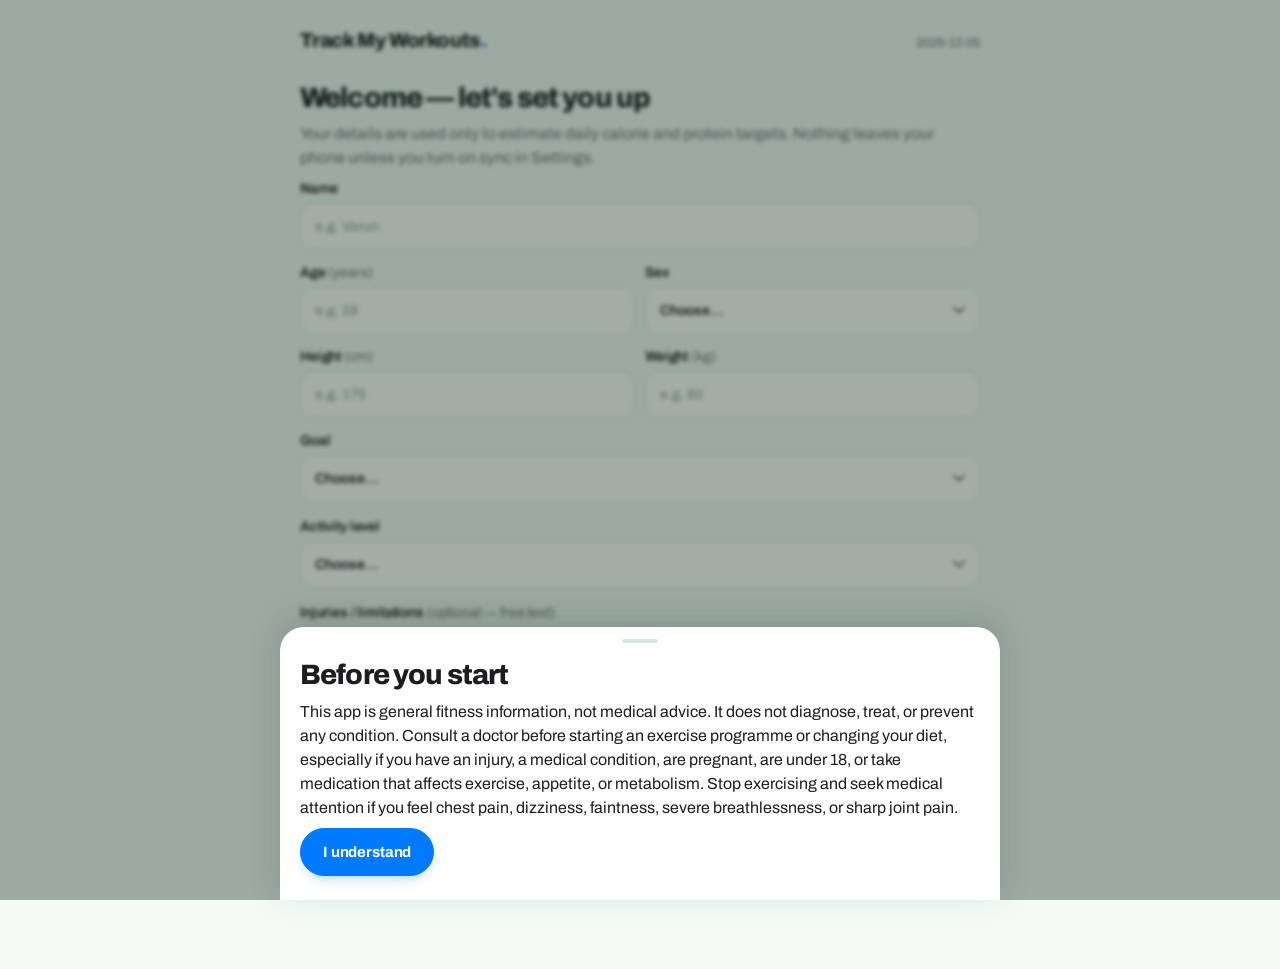
<file: builds/v1/index.html>
<!doctype html>
<html lang="en">
  <head>
    <meta charset="UTF-8" />
    <meta name="viewport" content="width=device-width, initial-scale=1.0, viewport-fit=cover" />
    <meta name="theme-color" content="#f4fbf7" />
    <title>Track My Workouts</title>
    <script type="module" crossorigin src="./assets/index-Ca2byLc_.js"></script>
    <link rel="stylesheet" crossorigin href="./assets/index-DNfCRJr0.css">
  </head>
  <body>
    <div id="root"></div>
  </body>
</html>
</file>
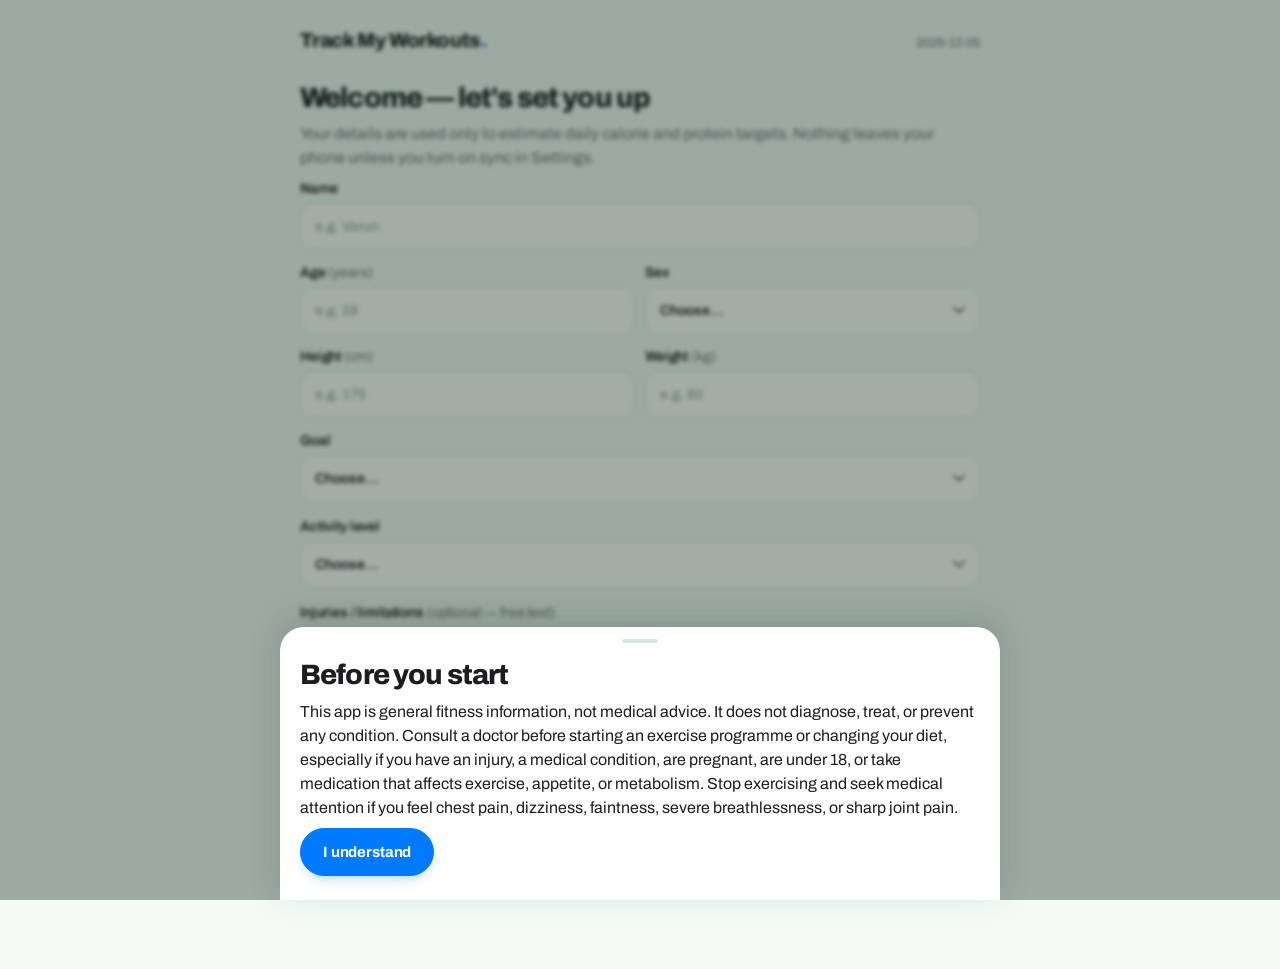
<file: builds/v2/index.html>
<!doctype html>
<html lang="en">
  <head>
    <meta charset="UTF-8" />
    <meta name="viewport" content="width=device-width, initial-scale=1.0, viewport-fit=cover" />
    <meta name="theme-color" content="#f4fbf7" />
    <title>Track My Workouts</title>
    <script type="module" crossorigin src="./assets/index-C_rccJl_.js"></script>
    <link rel="stylesheet" crossorigin href="./assets/index-DNfCRJr0.css">
  </head>
  <body>
    <div id="root"></div>
  </body>
</html>
</file>
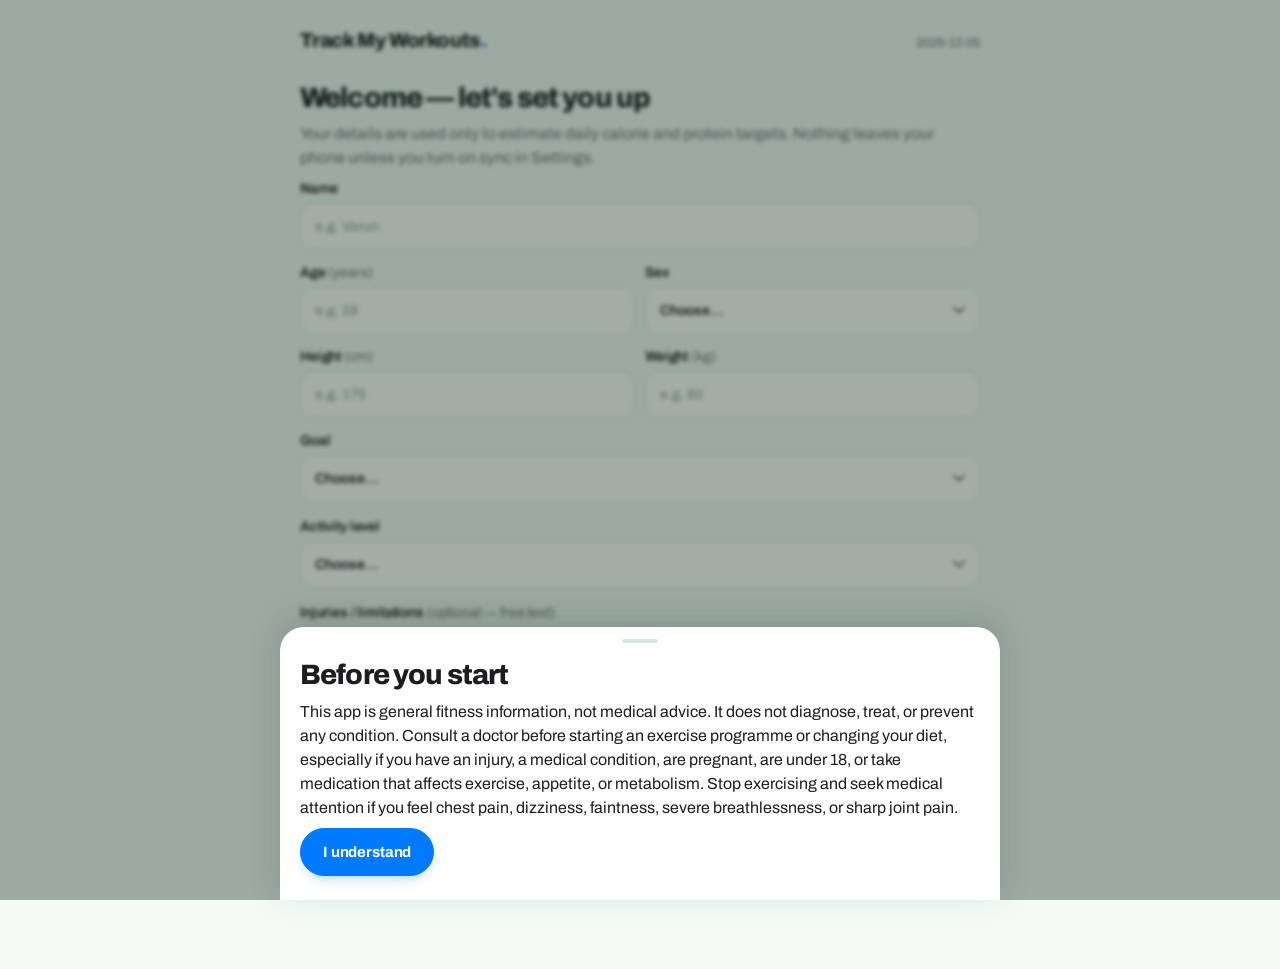
<file: builds/v3/index.html>
<!doctype html>
<html lang="en">
  <head>
    <meta charset="UTF-8" />
    <meta name="viewport" content="width=device-width, initial-scale=1.0, viewport-fit=cover" />
    <meta name="theme-color" content="#f4fbf7" />
    <title>Track My Workouts</title>
    <script type="module" crossorigin src="./assets/index-BJeXMF4z.js"></script>
    <link rel="stylesheet" crossorigin href="./assets/index-DNfCRJr0.css">
  </head>
  <body>
    <div id="root"></div>
  </body>
</html>
</file>
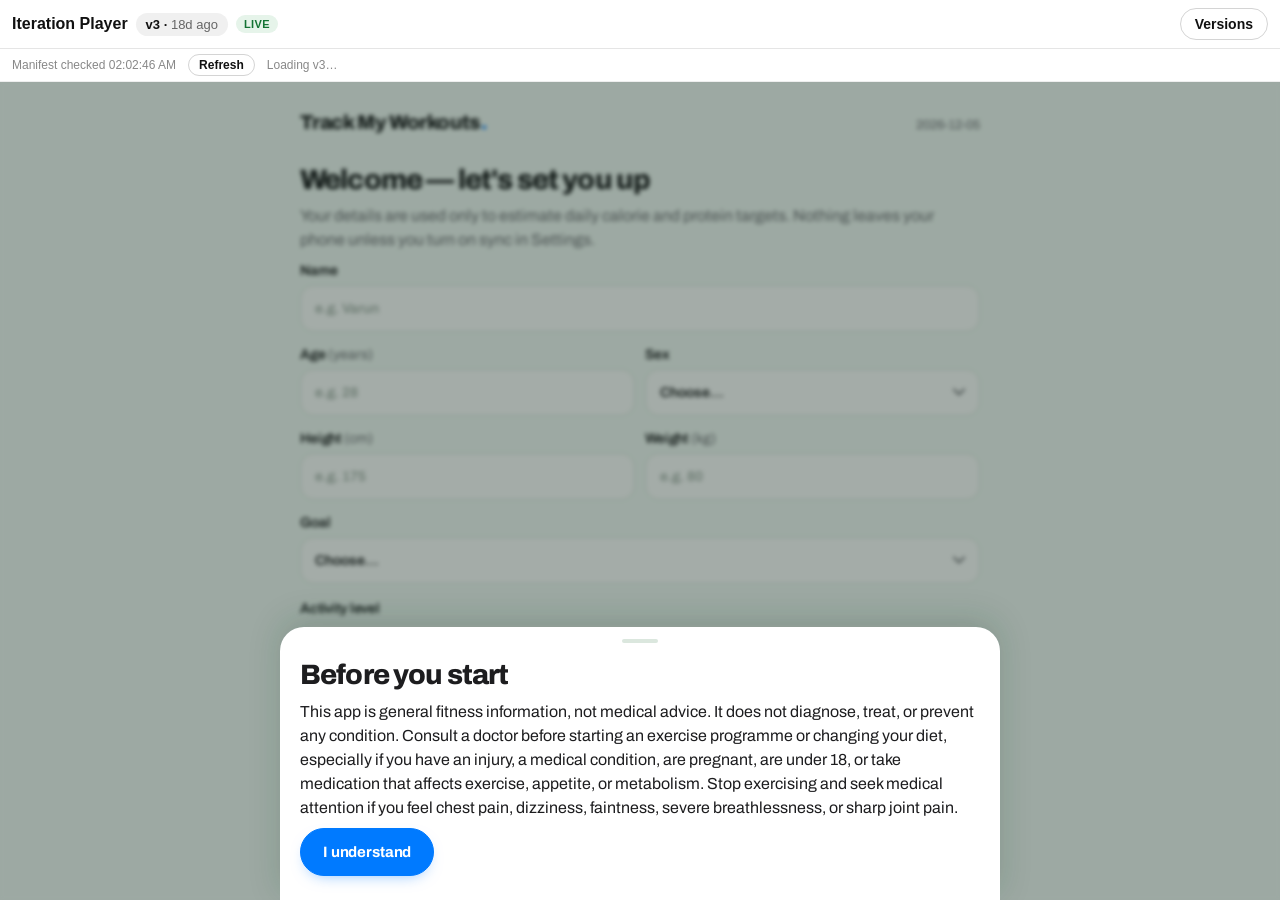
<file: builds/web-player/index.html>
<!doctype html>
<html lang="en">
<head>
<meta charset="utf-8" />
<meta name="viewport" content="width=device-width, initial-scale=1" />
<meta http-equiv="refresh" content="0; url=../player/index.html" />
<title>Iteration Player</title>
</head>
<body>
<p>Opening the <a href="../player/index.html">Iteration Player</a>&hellip;</p>
<script>window.location.replace('../player/index.html');</script>
</body>
</html>
</file>
<file: builds/v1/assets/index-DNfCRJr0.css>
@font-face{font-family:Archivo;font-style:normal;font-display:swap;font-weight:400;src:url(./archivo-vietnamese-400-normal-BF4g3tCF.woff2) format("woff2"),url(./archivo-vietnamese-400-normal-FGOLYM1a.woff) format("woff");unicode-range:U+0102-0103,U+0110-0111,U+0128-0129,U+0168-0169,U+01A0-01A1,U+01AF-01B0,U+0300-0301,U+0303-0304,U+0308-0309,U+0323,U+0329,U+1EA0-1EF9,U+20AB}@font-face{font-family:Archivo;font-style:normal;font-display:swap;font-weight:400;src:url(./archivo-latin-ext-400-normal-B5tPZzqW.woff2) format("woff2"),url(./archivo-latin-ext-400-normal-DrmqtLj6.woff) format("woff");unicode-range:U+0100-02BA,U+02BD-02C5,U+02C7-02CC,U+02CE-02D7,U+02DD-02FF,U+0304,U+0308,U+0329,U+1D00-1DBF,U+1E00-1E9F,U+1EF2-1EFF,U+2020,U+20A0-20AB,U+20AD-20C0,U+2113,U+2C60-2C7F,U+A720-A7FF}@font-face{font-family:Archivo;font-style:normal;font-display:swap;font-weight:400;src:url(./archivo-latin-400-normal-C81ewxNO.woff2) format("woff2"),url(./archivo-latin-400-normal-Bl602Mgc.woff) format("woff");unicode-range:U+0000-00FF,U+0131,U+0152-0153,U+02BB-02BC,U+02C6,U+02DA,U+02DC,U+0304,U+0308,U+0329,U+2000-206F,U+20AC,U+2122,U+2191,U+2193,U+2212,U+2215,U+FEFF,U+FFFD}@font-face{font-family:Archivo;font-style:normal;font-display:swap;font-weight:500;src:url(./archivo-vietnamese-500-normal-k0drYPZA.woff2) format("woff2"),url(./archivo-vietnamese-500-normal-7W3lD2kQ.woff) format("woff");unicode-range:U+0102-0103,U+0110-0111,U+0128-0129,U+0168-0169,U+01A0-01A1,U+01AF-01B0,U+0300-0301,U+0303-0304,U+0308-0309,U+0323,U+0329,U+1EA0-1EF9,U+20AB}@font-face{font-family:Archivo;font-style:normal;font-display:swap;font-weight:500;src:url(./archivo-latin-ext-500-normal-RFhg4CpD.woff2) format("woff2"),url(./archivo-latin-ext-500-normal-D7mXw3Kz.woff) format("woff");unicode-range:U+0100-02BA,U+02BD-02C5,U+02C7-02CC,U+02CE-02D7,U+02DD-02FF,U+0304,U+0308,U+0329,U+1D00-1DBF,U+1E00-1E9F,U+1EF2-1EFF,U+2020,U+20A0-20AB,U+20AD-20C0,U+2113,U+2C60-2C7F,U+A720-A7FF}@font-face{font-family:Archivo;font-style:normal;font-display:swap;font-weight:500;src:url(./archivo-latin-500-normal-CGugC8dq.woff2) format("woff2"),url(./archivo-latin-500-normal-pkzA7jw9.woff) format("woff");unicode-range:U+0000-00FF,U+0131,U+0152-0153,U+02BB-02BC,U+02C6,U+02DA,U+02DC,U+0304,U+0308,U+0329,U+2000-206F,U+20AC,U+2122,U+2191,U+2193,U+2212,U+2215,U+FEFF,U+FFFD}@font-face{font-family:Archivo;font-style:normal;font-display:swap;font-weight:600;src:url(./archivo-vietnamese-600-normal-anCjMumA.woff2) format("woff2"),url(./archivo-vietnamese-600-normal-C8xBVdfP.woff) format("woff");unicode-range:U+0102-0103,U+0110-0111,U+0128-0129,U+0168-0169,U+01A0-01A1,U+01AF-01B0,U+0300-0301,U+0303-0304,U+0308-0309,U+0323,U+0329,U+1EA0-1EF9,U+20AB}@font-face{font-family:Archivo;font-style:normal;font-display:swap;font-weight:600;src:url(./archivo-latin-ext-600-normal-Dm61iqcg.woff2) format("woff2"),url(./archivo-latin-ext-600-normal-D7uErJuz.woff) format("woff");unicode-range:U+0100-02BA,U+02BD-02C5,U+02C7-02CC,U+02CE-02D7,U+02DD-02FF,U+0304,U+0308,U+0329,U+1D00-1DBF,U+1E00-1E9F,U+1EF2-1EFF,U+2020,U+20A0-20AB,U+20AD-20C0,U+2113,U+2C60-2C7F,U+A720-A7FF}@font-face{font-family:Archivo;font-style:normal;font-display:swap;font-weight:600;src:url(./archivo-latin-600-normal-3BBy0ZsW.woff2) format("woff2"),url(./archivo-latin-600-normal-DwYieO8P.woff) format("woff");unicode-range:U+0000-00FF,U+0131,U+0152-0153,U+02BB-02BC,U+02C6,U+02DA,U+02DC,U+0304,U+0308,U+0329,U+2000-206F,U+20AC,U+2122,U+2191,U+2193,U+2212,U+2215,U+FEFF,U+FFFD}@font-face{font-family:Archivo;font-style:normal;font-display:swap;font-weight:700;src:url(./archivo-vietnamese-700-normal-nuAQAQa7.woff2) format("woff2"),url(./archivo-vietnamese-700-normal-Bz2vkKqq.woff) format("woff");unicode-range:U+0102-0103,U+0110-0111,U+0128-0129,U+0168-0169,U+01A0-01A1,U+01AF-01B0,U+0300-0301,U+0303-0304,U+0308-0309,U+0323,U+0329,U+1EA0-1EF9,U+20AB}@font-face{font-family:Archivo;font-style:normal;font-display:swap;font-weight:700;src:url(./archivo-latin-ext-700-normal-DD_nkw6b.woff2) format("woff2"),url(./archivo-latin-ext-700-normal-CgyfnKjw.woff) format("woff");unicode-range:U+0100-02BA,U+02BD-02C5,U+02C7-02CC,U+02CE-02D7,U+02DD-02FF,U+0304,U+0308,U+0329,U+1D00-1DBF,U+1E00-1E9F,U+1EF2-1EFF,U+2020,U+20A0-20AB,U+20AD-20C0,U+2113,U+2C60-2C7F,U+A720-A7FF}@font-face{font-family:Archivo;font-style:normal;font-display:swap;font-weight:700;src:url(./archivo-latin-700-normal-D9cHMWGj.woff2) format("woff2"),url(./archivo-latin-700-normal-lT5TFe7H.woff) format("woff");unicode-range:U+0000-00FF,U+0131,U+0152-0153,U+02BB-02BC,U+02C6,U+02DA,U+02DC,U+0304,U+0308,U+0329,U+2000-206F,U+20AC,U+2122,U+2191,U+2193,U+2212,U+2215,U+FEFF,U+FFFD}@font-face{font-family:Archivo;font-style:normal;font-display:swap;font-weight:800;src:url(./archivo-vietnamese-800-normal-DHDgv4cm.woff2) format("woff2"),url(./archivo-vietnamese-800-normal-BKe5Z8rz.woff) format("woff");unicode-range:U+0102-0103,U+0110-0111,U+0128-0129,U+0168-0169,U+01A0-01A1,U+01AF-01B0,U+0300-0301,U+0303-0304,U+0308-0309,U+0323,U+0329,U+1EA0-1EF9,U+20AB}@font-face{font-family:Archivo;font-style:normal;font-display:swap;font-weight:800;src:url(./archivo-latin-ext-800-normal-BC6piDwP.woff2) format("woff2"),url(./archivo-latin-ext-800-normal-B9NTbsU1.woff) format("woff");unicode-range:U+0100-02BA,U+02BD-02C5,U+02C7-02CC,U+02CE-02D7,U+02DD-02FF,U+0304,U+0308,U+0329,U+1D00-1DBF,U+1E00-1E9F,U+1EF2-1EFF,U+2020,U+20A0-20AB,U+20AD-20C0,U+2113,U+2C60-2C7F,U+A720-A7FF}@font-face{font-family:Archivo;font-style:normal;font-display:swap;font-weight:800;src:url(./archivo-latin-800-normal-cB6v3kRN.woff2) format("woff2"),url(./archivo-latin-800-normal-DZa_k145.woff) format("woff");unicode-range:U+0000-00FF,U+0131,U+0152-0153,U+02BB-02BC,U+02C6,U+02DA,U+02DC,U+0304,U+0308,U+0329,U+2000-206F,U+20AC,U+2122,U+2191,U+2193,U+2212,U+2215,U+FEFF,U+FFFD}:root{--bg: #f4fbf7;--bg-deep: #edf9f2;--card: #ffffff;--card-border: #e2ede6;--hairline: #e9f0eb;--text: #1d1d1f;--muted: #6e6e73;--faint: #86868b;--accent: #007aff;--accent-hover: #0069d9;--accent-soft: #e8f2ff;--accent-ring: rgba(0, 122, 255, .16);--danger: #ff3b30;--danger-soft: #fdecec;--warn-bg: #fff8e6;--warn-border: #f3e2ac;--ok-bg: #e9f6ee;--ok-border: #cbe9d6;--ok-text: #177245;--shadow-card: 0 1px 2px rgba(16, 60, 40, .05), 0 8px 24px -16px rgba(16, 60, 40, .18);--radius: 20px;--radius-sm: 14px}*{box-sizing:border-box}html,body{margin:0;padding:0;background:var(--bg);color:var(--text);font-family:Archivo,-apple-system,Segoe UI,Roboto,Helvetica Neue,Arial,sans-serif;font-size:16px;line-height:1.5;-webkit-font-smoothing:antialiased;text-rendering:optimizeLegibility}::selection{background:var(--accent-soft)}#root{min-height:100vh}.app{max-width:720px;margin:0 auto;padding:0 20px 112px}header.app-header{padding:28px 0 4px;display:flex;align-items:baseline;justify-content:space-between;gap:12px}header.app-header h1{font-size:20px;margin:0;font-weight:800;letter-spacing:-.03em;line-height:1.2}header.app-header h1:after{content:".";color:var(--accent)}header.app-header .date{color:var(--faint);font-size:13px;font-weight:500;white-space:nowrap;font-variant-numeric:tabular-nums}h2{font-size:28px;margin:24px 0 6px;font-weight:800;letter-spacing:-.03em;line-height:1.15}h3{font-size:17px;margin:24px 0 8px;font-weight:700;letter-spacing:-.02em;line-height:1.3}p{margin:8px 0}.muted{color:var(--muted)}.small{font-size:14px;line-height:1.55}.tiny{font-size:12px;color:var(--faint);line-height:1.5}.card{background:var(--card);border:1px solid var(--card-border);border-radius:var(--radius);padding:18px;margin:12px 0;box-shadow:var(--shadow-card)}.card.white{background:#fff}.card h3{margin-top:0}.card>p:last-child{margin-bottom:0}.row{display:flex;gap:10px;align-items:center}.row.space{justify-content:space-between}.row.wrap{flex-wrap:wrap}.grow{flex:1}.stat-grid{display:grid;grid-template-columns:1fr 1fr;gap:12px;margin:12px 0}.stat{background:var(--card);border:1px solid var(--card-border);border-radius:var(--radius);padding:16px 16px 14px;box-shadow:var(--shadow-card)}.stat .label{font-size:11px;font-weight:700;color:var(--faint);text-transform:uppercase;letter-spacing:.07em}.stat .value{font-size:28px;font-weight:800;letter-spacing:-.02em;line-height:1.15;margin-top:6px;color:var(--accent);font-variant-numeric:tabular-nums}.stat .sub{font-size:13px;color:var(--muted);margin-top:2px;line-height:1.45}.hero-card{display:flex;align-items:center;gap:20px;padding:20px;background:#fff}.hero-ring-wrap{position:relative;flex:none;width:124px;height:124px}.hero-ring-wrap svg{display:block;transform:rotate(-90deg)}.hero-ring-center{position:absolute;top:0;right:0;bottom:0;left:0;display:flex;flex-direction:column;align-items:center;justify-content:center;text-align:center}.hero-value{font-size:30px;font-weight:800;letter-spacing:-.03em;line-height:1;color:var(--accent);font-variant-numeric:tabular-nums}.hero-label{font-size:11px;font-weight:600;color:var(--faint);margin-top:4px}.hero-side{flex:1;min-width:0}.hero-side .hero-title{font-size:17px;font-weight:700;letter-spacing:-.02em;margin:0 0 10px}.hero-line{display:flex;justify-content:space-between;align-items:baseline;gap:8px;padding:7px 0;border-top:1px solid var(--hairline);font-size:14px}.hero-line:first-of-type{border-top:none}.hero-line-label{color:var(--muted)}.hero-line-value{font-weight:700;font-variant-numeric:tabular-nums;white-space:nowrap}.hero-line-value.blue{color:var(--accent)}button{font:inherit;font-family:inherit;border-radius:999px;border:1px solid var(--accent);background:var(--accent);color:#fff;padding:12px 22px;font-weight:700;font-size:15px;letter-spacing:-.01em;cursor:pointer;min-height:48px;transition:background .15s ease,transform .08s ease,box-shadow .15s ease;box-shadow:0 6px 16px -8px #007aff8c}button:hover{background:var(--accent-hover)}button:active{transform:scale(.98)}button:focus-visible{outline:3px solid var(--accent-ring);outline-offset:2px}button.secondary{background:#fff;color:var(--text);border-color:#dbe7de;box-shadow:none}button.secondary:hover{background:var(--bg-deep);border-color:#c9ddd0}button.ghost{background:transparent;border-color:transparent;color:var(--accent);padding:8px 10px;min-height:0;box-shadow:none}button.ghost:hover{background:var(--accent-soft)}button.danger{background:var(--danger);border-color:var(--danger);box-shadow:0 6px 16px -8px #ff3b308c}button.danger:hover{background:#e03228}button:disabled{opacity:.45;cursor:default;box-shadow:none}button.small-btn{padding:8px 14px;font-size:14px;min-height:36px;box-shadow:none}input,select,textarea{font:inherit;font-family:inherit;width:100%;padding:12px 14px;border:1px solid #dbe7de;border-radius:var(--radius-sm);background:#fff;color:var(--text);margin:4px 0 12px;transition:border-color .15s ease,box-shadow .15s ease}input:focus,select:focus,textarea:focus{outline:none;border-color:var(--accent);box-shadow:0 0 0 3px var(--accent-ring)}input::placeholder,textarea::placeholder{color:#a8b3ab}input[type=number]{font-variant-numeric:tabular-nums}select{-webkit-appearance:none;-moz-appearance:none;appearance:none;background-image:url("data:image/svg+xml,%3Csvg xmlns='http://www.w3.org/2000/svg' width='12' height='8' viewBox='0 0 12 8'%3E%3Cpath d='M1 1.5 6 6.5 11 1.5' fill='none' stroke='%236E6E73' stroke-width='1.8' stroke-linecap='round'/%3E%3C/svg%3E");background-repeat:no-repeat;background-position:right 14px center;padding-right:36px}label{font-size:14px;font-weight:600;display:block;letter-spacing:-.01em}label .hint{font-weight:400;color:var(--muted)}.list-item{display:flex;gap:12px;align-items:center;padding:14px 2px;border-bottom:1px solid var(--hairline);cursor:pointer}.list-item:last-child{border-bottom:none}.list-item .meta{flex:1;min-width:0}.list-item .name{font-weight:600;letter-spacing:-.01em}.list-item .sub{font-size:13px;color:var(--muted);margin-top:1px}.pill{display:inline-block;font-size:12px;font-weight:700;padding:4px 10px;border-radius:999px;background:var(--accent-soft);color:var(--accent);white-space:nowrap;font-variant-numeric:tabular-nums}.pill.green{background:var(--ok-bg);color:var(--ok-text)}.pill.amber{background:#fdf3dd;color:#8a5a00}.pill.red{background:var(--danger-soft);color:#c81e1e}.pill.black{background:var(--text);color:#fff}.progress{height:8px;background:var(--bg-deep);border-radius:999px;overflow:hidden;margin:8px 0 4px}.progress>div{height:100%;background:var(--accent);border-radius:999px;transition:width .4s ease}.progress.green>div{background:var(--accent)}.timer{font-size:56px;font-weight:800;letter-spacing:-.03em;font-variant-numeric:tabular-nums;text-align:center;margin:4px 0 12px;color:var(--accent);line-height:1.1}.timer-card{text-align:center}.timer-card h3{text-align:left}.bar-chart{display:flex;align-items:flex-end;gap:8px;height:120px;margin:16px 0 6px}.bar-chart .bar{flex:1;background:var(--accent);border-radius:6px 6px 0 0;min-height:2px}.bar-chart .bar.empty{background:var(--bg-deep)}.bar-labels{display:flex;gap:8px}.bar-labels span{flex:1;text-align:center;font-size:11px;color:var(--faint);font-variant-numeric:tabular-nums}.trend-list{font-variant-numeric:tabular-nums}.kv{display:flex;justify-content:space-between;align-items:baseline;gap:12px;padding:9px 0;border-bottom:1px solid var(--hairline);font-size:14px}.kv:last-child{border-bottom:none}.kv .k{color:var(--muted)}.kv .v{font-weight:700;font-variant-numeric:tabular-nums;text-align:right}.notice{background:var(--warn-bg);border:1px solid var(--warn-border);border-radius:var(--radius-sm);padding:12px 14px;margin:12px 0;font-size:14px;line-height:1.55}.notice.green{background:var(--ok-bg);border-color:var(--ok-border)}.error{color:var(--danger);font-size:14px;font-weight:600}.tabbar{position:fixed;left:0;right:0;bottom:0;background:#ffffffeb;backdrop-filter:blur(16px);-webkit-backdrop-filter:blur(16px);border-top:1px solid var(--card-border);display:flex;justify-content:space-around;padding:8px 4px calc(10px + env(safe-area-inset-bottom));z-index:10}.tabbar button{background:transparent;border:none;color:var(--faint);font-size:11px;font-weight:600;padding:6px 4px;border-radius:10px;flex:1;min-height:0;box-shadow:none}.tabbar button:hover{background:transparent;color:var(--muted)}.tabbar button.active{color:var(--accent)}.tabbar button .ico{font-size:21px;display:block;line-height:1.15}.modal-backdrop{position:fixed;top:0;right:0;bottom:0;left:0;background:#12261c61;backdrop-filter:blur(2px);-webkit-backdrop-filter:blur(2px);display:flex;align-items:flex-end;justify-content:center;z-index:20}.modal{background:#fff;border-radius:24px 24px 0 0;width:100%;max-width:720px;max-height:88vh;overflow-y:auto;padding:12px 20px calc(24px + env(safe-area-inset-bottom));box-shadow:0 -8px 32px #103c282e}.modal:before{content:"";display:block;width:36px;height:4px;border-radius:999px;background:#dbe7de;margin:0 auto 16px}.modal h2{margin-top:0}.modal h3{margin-top:20px}.modal ol,.modal ul{padding-left:20px;line-height:1.6}.modal li{margin:4px 0}.set-row{display:grid;grid-template-columns:1fr 1fr auto;gap:8px;align-items:end;margin:8px 0}.set-row input{margin:2px 0}.set-row .set-label{font-size:11px;color:var(--faint);font-weight:700;text-transform:uppercase;letter-spacing:.06em}.danger-card{border-color:#f3c6c3}.danger-card h3{color:#c81e1e}label+label{margin-top:2px}.viewer{background:var(--card);border:1px solid var(--card-border);border-radius:var(--radius);padding:12px;margin:16px 0 4px;box-shadow:var(--shadow-card)}.viewer-canvas{height:300px;border-radius:var(--radius-sm);background:var(--bg);overflow:hidden}.viewer-canvas canvas{cursor:grab}.viewer-canvas canvas:active{cursor:grabbing}.viewer-status{padding:12px 4px 4px;text-align:center}.viewer-status .progress{margin:10px 0 4px}.viewer-controls{display:flex;align-items:center;gap:8px;padding:12px 2px 2px}.viewer-btn{flex:none;min-width:44px;min-height:40px;padding:8px 10px;font-size:14px;border-radius:999px;background:#fff;color:var(--text);border:1px solid #dbe7de;box-shadow:none}.viewer-btn:hover{background:var(--bg-deep)}.viewer-btn.active{background:var(--accent-soft);color:var(--accent);border-color:var(--accent)}.viewer-scrub{flex:1;min-width:0;margin:0;padding:0;accent-color:var(--accent);border:none;background:transparent}.viewer-time{flex:none;font-size:12px;color:var(--muted);font-variant-numeric:tabular-nums;white-space:nowrap}.viewer-hint{text-align:center;margin:8px 0 0}@media (max-width: 420px){.app{padding-left:16px;padding-right:16px}h2{font-size:26px}.hero-card{flex-direction:row;gap:16px;padding:16px}.hero-ring-wrap{width:104px;height:104px}.hero-value{font-size:26px}.stat .value{font-size:24px}}
</file>
<file: builds/v2/assets/index-DNfCRJr0.css>
@font-face{font-family:Archivo;font-style:normal;font-display:swap;font-weight:400;src:url(./archivo-vietnamese-400-normal-BF4g3tCF.woff2) format("woff2"),url(./archivo-vietnamese-400-normal-FGOLYM1a.woff) format("woff");unicode-range:U+0102-0103,U+0110-0111,U+0128-0129,U+0168-0169,U+01A0-01A1,U+01AF-01B0,U+0300-0301,U+0303-0304,U+0308-0309,U+0323,U+0329,U+1EA0-1EF9,U+20AB}@font-face{font-family:Archivo;font-style:normal;font-display:swap;font-weight:400;src:url(./archivo-latin-ext-400-normal-B5tPZzqW.woff2) format("woff2"),url(./archivo-latin-ext-400-normal-DrmqtLj6.woff) format("woff");unicode-range:U+0100-02BA,U+02BD-02C5,U+02C7-02CC,U+02CE-02D7,U+02DD-02FF,U+0304,U+0308,U+0329,U+1D00-1DBF,U+1E00-1E9F,U+1EF2-1EFF,U+2020,U+20A0-20AB,U+20AD-20C0,U+2113,U+2C60-2C7F,U+A720-A7FF}@font-face{font-family:Archivo;font-style:normal;font-display:swap;font-weight:400;src:url(./archivo-latin-400-normal-C81ewxNO.woff2) format("woff2"),url(./archivo-latin-400-normal-Bl602Mgc.woff) format("woff");unicode-range:U+0000-00FF,U+0131,U+0152-0153,U+02BB-02BC,U+02C6,U+02DA,U+02DC,U+0304,U+0308,U+0329,U+2000-206F,U+20AC,U+2122,U+2191,U+2193,U+2212,U+2215,U+FEFF,U+FFFD}@font-face{font-family:Archivo;font-style:normal;font-display:swap;font-weight:500;src:url(./archivo-vietnamese-500-normal-k0drYPZA.woff2) format("woff2"),url(./archivo-vietnamese-500-normal-7W3lD2kQ.woff) format("woff");unicode-range:U+0102-0103,U+0110-0111,U+0128-0129,U+0168-0169,U+01A0-01A1,U+01AF-01B0,U+0300-0301,U+0303-0304,U+0308-0309,U+0323,U+0329,U+1EA0-1EF9,U+20AB}@font-face{font-family:Archivo;font-style:normal;font-display:swap;font-weight:500;src:url(./archivo-latin-ext-500-normal-RFhg4CpD.woff2) format("woff2"),url(./archivo-latin-ext-500-normal-D7mXw3Kz.woff) format("woff");unicode-range:U+0100-02BA,U+02BD-02C5,U+02C7-02CC,U+02CE-02D7,U+02DD-02FF,U+0304,U+0308,U+0329,U+1D00-1DBF,U+1E00-1E9F,U+1EF2-1EFF,U+2020,U+20A0-20AB,U+20AD-20C0,U+2113,U+2C60-2C7F,U+A720-A7FF}@font-face{font-family:Archivo;font-style:normal;font-display:swap;font-weight:500;src:url(./archivo-latin-500-normal-CGugC8dq.woff2) format("woff2"),url(./archivo-latin-500-normal-pkzA7jw9.woff) format("woff");unicode-range:U+0000-00FF,U+0131,U+0152-0153,U+02BB-02BC,U+02C6,U+02DA,U+02DC,U+0304,U+0308,U+0329,U+2000-206F,U+20AC,U+2122,U+2191,U+2193,U+2212,U+2215,U+FEFF,U+FFFD}@font-face{font-family:Archivo;font-style:normal;font-display:swap;font-weight:600;src:url(./archivo-vietnamese-600-normal-anCjMumA.woff2) format("woff2"),url(./archivo-vietnamese-600-normal-C8xBVdfP.woff) format("woff");unicode-range:U+0102-0103,U+0110-0111,U+0128-0129,U+0168-0169,U+01A0-01A1,U+01AF-01B0,U+0300-0301,U+0303-0304,U+0308-0309,U+0323,U+0329,U+1EA0-1EF9,U+20AB}@font-face{font-family:Archivo;font-style:normal;font-display:swap;font-weight:600;src:url(./archivo-latin-ext-600-normal-Dm61iqcg.woff2) format("woff2"),url(./archivo-latin-ext-600-normal-D7uErJuz.woff) format("woff");unicode-range:U+0100-02BA,U+02BD-02C5,U+02C7-02CC,U+02CE-02D7,U+02DD-02FF,U+0304,U+0308,U+0329,U+1D00-1DBF,U+1E00-1E9F,U+1EF2-1EFF,U+2020,U+20A0-20AB,U+20AD-20C0,U+2113,U+2C60-2C7F,U+A720-A7FF}@font-face{font-family:Archivo;font-style:normal;font-display:swap;font-weight:600;src:url(./archivo-latin-600-normal-3BBy0ZsW.woff2) format("woff2"),url(./archivo-latin-600-normal-DwYieO8P.woff) format("woff");unicode-range:U+0000-00FF,U+0131,U+0152-0153,U+02BB-02BC,U+02C6,U+02DA,U+02DC,U+0304,U+0308,U+0329,U+2000-206F,U+20AC,U+2122,U+2191,U+2193,U+2212,U+2215,U+FEFF,U+FFFD}@font-face{font-family:Archivo;font-style:normal;font-display:swap;font-weight:700;src:url(./archivo-vietnamese-700-normal-nuAQAQa7.woff2) format("woff2"),url(./archivo-vietnamese-700-normal-Bz2vkKqq.woff) format("woff");unicode-range:U+0102-0103,U+0110-0111,U+0128-0129,U+0168-0169,U+01A0-01A1,U+01AF-01B0,U+0300-0301,U+0303-0304,U+0308-0309,U+0323,U+0329,U+1EA0-1EF9,U+20AB}@font-face{font-family:Archivo;font-style:normal;font-display:swap;font-weight:700;src:url(./archivo-latin-ext-700-normal-DD_nkw6b.woff2) format("woff2"),url(./archivo-latin-ext-700-normal-CgyfnKjw.woff) format("woff");unicode-range:U+0100-02BA,U+02BD-02C5,U+02C7-02CC,U+02CE-02D7,U+02DD-02FF,U+0304,U+0308,U+0329,U+1D00-1DBF,U+1E00-1E9F,U+1EF2-1EFF,U+2020,U+20A0-20AB,U+20AD-20C0,U+2113,U+2C60-2C7F,U+A720-A7FF}@font-face{font-family:Archivo;font-style:normal;font-display:swap;font-weight:700;src:url(./archivo-latin-700-normal-D9cHMWGj.woff2) format("woff2"),url(./archivo-latin-700-normal-lT5TFe7H.woff) format("woff");unicode-range:U+0000-00FF,U+0131,U+0152-0153,U+02BB-02BC,U+02C6,U+02DA,U+02DC,U+0304,U+0308,U+0329,U+2000-206F,U+20AC,U+2122,U+2191,U+2193,U+2212,U+2215,U+FEFF,U+FFFD}@font-face{font-family:Archivo;font-style:normal;font-display:swap;font-weight:800;src:url(./archivo-vietnamese-800-normal-DHDgv4cm.woff2) format("woff2"),url(./archivo-vietnamese-800-normal-BKe5Z8rz.woff) format("woff");unicode-range:U+0102-0103,U+0110-0111,U+0128-0129,U+0168-0169,U+01A0-01A1,U+01AF-01B0,U+0300-0301,U+0303-0304,U+0308-0309,U+0323,U+0329,U+1EA0-1EF9,U+20AB}@font-face{font-family:Archivo;font-style:normal;font-display:swap;font-weight:800;src:url(./archivo-latin-ext-800-normal-BC6piDwP.woff2) format("woff2"),url(./archivo-latin-ext-800-normal-B9NTbsU1.woff) format("woff");unicode-range:U+0100-02BA,U+02BD-02C5,U+02C7-02CC,U+02CE-02D7,U+02DD-02FF,U+0304,U+0308,U+0329,U+1D00-1DBF,U+1E00-1E9F,U+1EF2-1EFF,U+2020,U+20A0-20AB,U+20AD-20C0,U+2113,U+2C60-2C7F,U+A720-A7FF}@font-face{font-family:Archivo;font-style:normal;font-display:swap;font-weight:800;src:url(./archivo-latin-800-normal-cB6v3kRN.woff2) format("woff2"),url(./archivo-latin-800-normal-DZa_k145.woff) format("woff");unicode-range:U+0000-00FF,U+0131,U+0152-0153,U+02BB-02BC,U+02C6,U+02DA,U+02DC,U+0304,U+0308,U+0329,U+2000-206F,U+20AC,U+2122,U+2191,U+2193,U+2212,U+2215,U+FEFF,U+FFFD}:root{--bg: #f4fbf7;--bg-deep: #edf9f2;--card: #ffffff;--card-border: #e2ede6;--hairline: #e9f0eb;--text: #1d1d1f;--muted: #6e6e73;--faint: #86868b;--accent: #007aff;--accent-hover: #0069d9;--accent-soft: #e8f2ff;--accent-ring: rgba(0, 122, 255, .16);--danger: #ff3b30;--danger-soft: #fdecec;--warn-bg: #fff8e6;--warn-border: #f3e2ac;--ok-bg: #e9f6ee;--ok-border: #cbe9d6;--ok-text: #177245;--shadow-card: 0 1px 2px rgba(16, 60, 40, .05), 0 8px 24px -16px rgba(16, 60, 40, .18);--radius: 20px;--radius-sm: 14px}*{box-sizing:border-box}html,body{margin:0;padding:0;background:var(--bg);color:var(--text);font-family:Archivo,-apple-system,Segoe UI,Roboto,Helvetica Neue,Arial,sans-serif;font-size:16px;line-height:1.5;-webkit-font-smoothing:antialiased;text-rendering:optimizeLegibility}::selection{background:var(--accent-soft)}#root{min-height:100vh}.app{max-width:720px;margin:0 auto;padding:0 20px 112px}header.app-header{padding:28px 0 4px;display:flex;align-items:baseline;justify-content:space-between;gap:12px}header.app-header h1{font-size:20px;margin:0;font-weight:800;letter-spacing:-.03em;line-height:1.2}header.app-header h1:after{content:".";color:var(--accent)}header.app-header .date{color:var(--faint);font-size:13px;font-weight:500;white-space:nowrap;font-variant-numeric:tabular-nums}h2{font-size:28px;margin:24px 0 6px;font-weight:800;letter-spacing:-.03em;line-height:1.15}h3{font-size:17px;margin:24px 0 8px;font-weight:700;letter-spacing:-.02em;line-height:1.3}p{margin:8px 0}.muted{color:var(--muted)}.small{font-size:14px;line-height:1.55}.tiny{font-size:12px;color:var(--faint);line-height:1.5}.card{background:var(--card);border:1px solid var(--card-border);border-radius:var(--radius);padding:18px;margin:12px 0;box-shadow:var(--shadow-card)}.card.white{background:#fff}.card h3{margin-top:0}.card>p:last-child{margin-bottom:0}.row{display:flex;gap:10px;align-items:center}.row.space{justify-content:space-between}.row.wrap{flex-wrap:wrap}.grow{flex:1}.stat-grid{display:grid;grid-template-columns:1fr 1fr;gap:12px;margin:12px 0}.stat{background:var(--card);border:1px solid var(--card-border);border-radius:var(--radius);padding:16px 16px 14px;box-shadow:var(--shadow-card)}.stat .label{font-size:11px;font-weight:700;color:var(--faint);text-transform:uppercase;letter-spacing:.07em}.stat .value{font-size:28px;font-weight:800;letter-spacing:-.02em;line-height:1.15;margin-top:6px;color:var(--accent);font-variant-numeric:tabular-nums}.stat .sub{font-size:13px;color:var(--muted);margin-top:2px;line-height:1.45}.hero-card{display:flex;align-items:center;gap:20px;padding:20px;background:#fff}.hero-ring-wrap{position:relative;flex:none;width:124px;height:124px}.hero-ring-wrap svg{display:block;transform:rotate(-90deg)}.hero-ring-center{position:absolute;top:0;right:0;bottom:0;left:0;display:flex;flex-direction:column;align-items:center;justify-content:center;text-align:center}.hero-value{font-size:30px;font-weight:800;letter-spacing:-.03em;line-height:1;color:var(--accent);font-variant-numeric:tabular-nums}.hero-label{font-size:11px;font-weight:600;color:var(--faint);margin-top:4px}.hero-side{flex:1;min-width:0}.hero-side .hero-title{font-size:17px;font-weight:700;letter-spacing:-.02em;margin:0 0 10px}.hero-line{display:flex;justify-content:space-between;align-items:baseline;gap:8px;padding:7px 0;border-top:1px solid var(--hairline);font-size:14px}.hero-line:first-of-type{border-top:none}.hero-line-label{color:var(--muted)}.hero-line-value{font-weight:700;font-variant-numeric:tabular-nums;white-space:nowrap}.hero-line-value.blue{color:var(--accent)}button{font:inherit;font-family:inherit;border-radius:999px;border:1px solid var(--accent);background:var(--accent);color:#fff;padding:12px 22px;font-weight:700;font-size:15px;letter-spacing:-.01em;cursor:pointer;min-height:48px;transition:background .15s ease,transform .08s ease,box-shadow .15s ease;box-shadow:0 6px 16px -8px #007aff8c}button:hover{background:var(--accent-hover)}button:active{transform:scale(.98)}button:focus-visible{outline:3px solid var(--accent-ring);outline-offset:2px}button.secondary{background:#fff;color:var(--text);border-color:#dbe7de;box-shadow:none}button.secondary:hover{background:var(--bg-deep);border-color:#c9ddd0}button.ghost{background:transparent;border-color:transparent;color:var(--accent);padding:8px 10px;min-height:0;box-shadow:none}button.ghost:hover{background:var(--accent-soft)}button.danger{background:var(--danger);border-color:var(--danger);box-shadow:0 6px 16px -8px #ff3b308c}button.danger:hover{background:#e03228}button:disabled{opacity:.45;cursor:default;box-shadow:none}button.small-btn{padding:8px 14px;font-size:14px;min-height:36px;box-shadow:none}input,select,textarea{font:inherit;font-family:inherit;width:100%;padding:12px 14px;border:1px solid #dbe7de;border-radius:var(--radius-sm);background:#fff;color:var(--text);margin:4px 0 12px;transition:border-color .15s ease,box-shadow .15s ease}input:focus,select:focus,textarea:focus{outline:none;border-color:var(--accent);box-shadow:0 0 0 3px var(--accent-ring)}input::placeholder,textarea::placeholder{color:#a8b3ab}input[type=number]{font-variant-numeric:tabular-nums}select{-webkit-appearance:none;-moz-appearance:none;appearance:none;background-image:url("data:image/svg+xml,%3Csvg xmlns='http://www.w3.org/2000/svg' width='12' height='8' viewBox='0 0 12 8'%3E%3Cpath d='M1 1.5 6 6.5 11 1.5' fill='none' stroke='%236E6E73' stroke-width='1.8' stroke-linecap='round'/%3E%3C/svg%3E");background-repeat:no-repeat;background-position:right 14px center;padding-right:36px}label{font-size:14px;font-weight:600;display:block;letter-spacing:-.01em}label .hint{font-weight:400;color:var(--muted)}.list-item{display:flex;gap:12px;align-items:center;padding:14px 2px;border-bottom:1px solid var(--hairline);cursor:pointer}.list-item:last-child{border-bottom:none}.list-item .meta{flex:1;min-width:0}.list-item .name{font-weight:600;letter-spacing:-.01em}.list-item .sub{font-size:13px;color:var(--muted);margin-top:1px}.pill{display:inline-block;font-size:12px;font-weight:700;padding:4px 10px;border-radius:999px;background:var(--accent-soft);color:var(--accent);white-space:nowrap;font-variant-numeric:tabular-nums}.pill.green{background:var(--ok-bg);color:var(--ok-text)}.pill.amber{background:#fdf3dd;color:#8a5a00}.pill.red{background:var(--danger-soft);color:#c81e1e}.pill.black{background:var(--text);color:#fff}.progress{height:8px;background:var(--bg-deep);border-radius:999px;overflow:hidden;margin:8px 0 4px}.progress>div{height:100%;background:var(--accent);border-radius:999px;transition:width .4s ease}.progress.green>div{background:var(--accent)}.timer{font-size:56px;font-weight:800;letter-spacing:-.03em;font-variant-numeric:tabular-nums;text-align:center;margin:4px 0 12px;color:var(--accent);line-height:1.1}.timer-card{text-align:center}.timer-card h3{text-align:left}.bar-chart{display:flex;align-items:flex-end;gap:8px;height:120px;margin:16px 0 6px}.bar-chart .bar{flex:1;background:var(--accent);border-radius:6px 6px 0 0;min-height:2px}.bar-chart .bar.empty{background:var(--bg-deep)}.bar-labels{display:flex;gap:8px}.bar-labels span{flex:1;text-align:center;font-size:11px;color:var(--faint);font-variant-numeric:tabular-nums}.trend-list{font-variant-numeric:tabular-nums}.kv{display:flex;justify-content:space-between;align-items:baseline;gap:12px;padding:9px 0;border-bottom:1px solid var(--hairline);font-size:14px}.kv:last-child{border-bottom:none}.kv .k{color:var(--muted)}.kv .v{font-weight:700;font-variant-numeric:tabular-nums;text-align:right}.notice{background:var(--warn-bg);border:1px solid var(--warn-border);border-radius:var(--radius-sm);padding:12px 14px;margin:12px 0;font-size:14px;line-height:1.55}.notice.green{background:var(--ok-bg);border-color:var(--ok-border)}.error{color:var(--danger);font-size:14px;font-weight:600}.tabbar{position:fixed;left:0;right:0;bottom:0;background:#ffffffeb;backdrop-filter:blur(16px);-webkit-backdrop-filter:blur(16px);border-top:1px solid var(--card-border);display:flex;justify-content:space-around;padding:8px 4px calc(10px + env(safe-area-inset-bottom));z-index:10}.tabbar button{background:transparent;border:none;color:var(--faint);font-size:11px;font-weight:600;padding:6px 4px;border-radius:10px;flex:1;min-height:0;box-shadow:none}.tabbar button:hover{background:transparent;color:var(--muted)}.tabbar button.active{color:var(--accent)}.tabbar button .ico{font-size:21px;display:block;line-height:1.15}.modal-backdrop{position:fixed;top:0;right:0;bottom:0;left:0;background:#12261c61;backdrop-filter:blur(2px);-webkit-backdrop-filter:blur(2px);display:flex;align-items:flex-end;justify-content:center;z-index:20}.modal{background:#fff;border-radius:24px 24px 0 0;width:100%;max-width:720px;max-height:88vh;overflow-y:auto;padding:12px 20px calc(24px + env(safe-area-inset-bottom));box-shadow:0 -8px 32px #103c282e}.modal:before{content:"";display:block;width:36px;height:4px;border-radius:999px;background:#dbe7de;margin:0 auto 16px}.modal h2{margin-top:0}.modal h3{margin-top:20px}.modal ol,.modal ul{padding-left:20px;line-height:1.6}.modal li{margin:4px 0}.set-row{display:grid;grid-template-columns:1fr 1fr auto;gap:8px;align-items:end;margin:8px 0}.set-row input{margin:2px 0}.set-row .set-label{font-size:11px;color:var(--faint);font-weight:700;text-transform:uppercase;letter-spacing:.06em}.danger-card{border-color:#f3c6c3}.danger-card h3{color:#c81e1e}label+label{margin-top:2px}.viewer{background:var(--card);border:1px solid var(--card-border);border-radius:var(--radius);padding:12px;margin:16px 0 4px;box-shadow:var(--shadow-card)}.viewer-canvas{height:300px;border-radius:var(--radius-sm);background:var(--bg);overflow:hidden}.viewer-canvas canvas{cursor:grab}.viewer-canvas canvas:active{cursor:grabbing}.viewer-status{padding:12px 4px 4px;text-align:center}.viewer-status .progress{margin:10px 0 4px}.viewer-controls{display:flex;align-items:center;gap:8px;padding:12px 2px 2px}.viewer-btn{flex:none;min-width:44px;min-height:40px;padding:8px 10px;font-size:14px;border-radius:999px;background:#fff;color:var(--text);border:1px solid #dbe7de;box-shadow:none}.viewer-btn:hover{background:var(--bg-deep)}.viewer-btn.active{background:var(--accent-soft);color:var(--accent);border-color:var(--accent)}.viewer-scrub{flex:1;min-width:0;margin:0;padding:0;accent-color:var(--accent);border:none;background:transparent}.viewer-time{flex:none;font-size:12px;color:var(--muted);font-variant-numeric:tabular-nums;white-space:nowrap}.viewer-hint{text-align:center;margin:8px 0 0}@media (max-width: 420px){.app{padding-left:16px;padding-right:16px}h2{font-size:26px}.hero-card{flex-direction:row;gap:16px;padding:16px}.hero-ring-wrap{width:104px;height:104px}.hero-value{font-size:26px}.stat .value{font-size:24px}}
</file>
<file: builds/v3/assets/index-DNfCRJr0.css>
@font-face{font-family:Archivo;font-style:normal;font-display:swap;font-weight:400;src:url(./archivo-vietnamese-400-normal-BF4g3tCF.woff2) format("woff2"),url(./archivo-vietnamese-400-normal-FGOLYM1a.woff) format("woff");unicode-range:U+0102-0103,U+0110-0111,U+0128-0129,U+0168-0169,U+01A0-01A1,U+01AF-01B0,U+0300-0301,U+0303-0304,U+0308-0309,U+0323,U+0329,U+1EA0-1EF9,U+20AB}@font-face{font-family:Archivo;font-style:normal;font-display:swap;font-weight:400;src:url(./archivo-latin-ext-400-normal-B5tPZzqW.woff2) format("woff2"),url(./archivo-latin-ext-400-normal-DrmqtLj6.woff) format("woff");unicode-range:U+0100-02BA,U+02BD-02C5,U+02C7-02CC,U+02CE-02D7,U+02DD-02FF,U+0304,U+0308,U+0329,U+1D00-1DBF,U+1E00-1E9F,U+1EF2-1EFF,U+2020,U+20A0-20AB,U+20AD-20C0,U+2113,U+2C60-2C7F,U+A720-A7FF}@font-face{font-family:Archivo;font-style:normal;font-display:swap;font-weight:400;src:url(./archivo-latin-400-normal-C81ewxNO.woff2) format("woff2"),url(./archivo-latin-400-normal-Bl602Mgc.woff) format("woff");unicode-range:U+0000-00FF,U+0131,U+0152-0153,U+02BB-02BC,U+02C6,U+02DA,U+02DC,U+0304,U+0308,U+0329,U+2000-206F,U+20AC,U+2122,U+2191,U+2193,U+2212,U+2215,U+FEFF,U+FFFD}@font-face{font-family:Archivo;font-style:normal;font-display:swap;font-weight:500;src:url(./archivo-vietnamese-500-normal-k0drYPZA.woff2) format("woff2"),url(./archivo-vietnamese-500-normal-7W3lD2kQ.woff) format("woff");unicode-range:U+0102-0103,U+0110-0111,U+0128-0129,U+0168-0169,U+01A0-01A1,U+01AF-01B0,U+0300-0301,U+0303-0304,U+0308-0309,U+0323,U+0329,U+1EA0-1EF9,U+20AB}@font-face{font-family:Archivo;font-style:normal;font-display:swap;font-weight:500;src:url(./archivo-latin-ext-500-normal-RFhg4CpD.woff2) format("woff2"),url(./archivo-latin-ext-500-normal-D7mXw3Kz.woff) format("woff");unicode-range:U+0100-02BA,U+02BD-02C5,U+02C7-02CC,U+02CE-02D7,U+02DD-02FF,U+0304,U+0308,U+0329,U+1D00-1DBF,U+1E00-1E9F,U+1EF2-1EFF,U+2020,U+20A0-20AB,U+20AD-20C0,U+2113,U+2C60-2C7F,U+A720-A7FF}@font-face{font-family:Archivo;font-style:normal;font-display:swap;font-weight:500;src:url(./archivo-latin-500-normal-CGugC8dq.woff2) format("woff2"),url(./archivo-latin-500-normal-pkzA7jw9.woff) format("woff");unicode-range:U+0000-00FF,U+0131,U+0152-0153,U+02BB-02BC,U+02C6,U+02DA,U+02DC,U+0304,U+0308,U+0329,U+2000-206F,U+20AC,U+2122,U+2191,U+2193,U+2212,U+2215,U+FEFF,U+FFFD}@font-face{font-family:Archivo;font-style:normal;font-display:swap;font-weight:600;src:url(./archivo-vietnamese-600-normal-anCjMumA.woff2) format("woff2"),url(./archivo-vietnamese-600-normal-C8xBVdfP.woff) format("woff");unicode-range:U+0102-0103,U+0110-0111,U+0128-0129,U+0168-0169,U+01A0-01A1,U+01AF-01B0,U+0300-0301,U+0303-0304,U+0308-0309,U+0323,U+0329,U+1EA0-1EF9,U+20AB}@font-face{font-family:Archivo;font-style:normal;font-display:swap;font-weight:600;src:url(./archivo-latin-ext-600-normal-Dm61iqcg.woff2) format("woff2"),url(./archivo-latin-ext-600-normal-D7uErJuz.woff) format("woff");unicode-range:U+0100-02BA,U+02BD-02C5,U+02C7-02CC,U+02CE-02D7,U+02DD-02FF,U+0304,U+0308,U+0329,U+1D00-1DBF,U+1E00-1E9F,U+1EF2-1EFF,U+2020,U+20A0-20AB,U+20AD-20C0,U+2113,U+2C60-2C7F,U+A720-A7FF}@font-face{font-family:Archivo;font-style:normal;font-display:swap;font-weight:600;src:url(./archivo-latin-600-normal-3BBy0ZsW.woff2) format("woff2"),url(./archivo-latin-600-normal-DwYieO8P.woff) format("woff");unicode-range:U+0000-00FF,U+0131,U+0152-0153,U+02BB-02BC,U+02C6,U+02DA,U+02DC,U+0304,U+0308,U+0329,U+2000-206F,U+20AC,U+2122,U+2191,U+2193,U+2212,U+2215,U+FEFF,U+FFFD}@font-face{font-family:Archivo;font-style:normal;font-display:swap;font-weight:700;src:url(./archivo-vietnamese-700-normal-nuAQAQa7.woff2) format("woff2"),url(./archivo-vietnamese-700-normal-Bz2vkKqq.woff) format("woff");unicode-range:U+0102-0103,U+0110-0111,U+0128-0129,U+0168-0169,U+01A0-01A1,U+01AF-01B0,U+0300-0301,U+0303-0304,U+0308-0309,U+0323,U+0329,U+1EA0-1EF9,U+20AB}@font-face{font-family:Archivo;font-style:normal;font-display:swap;font-weight:700;src:url(./archivo-latin-ext-700-normal-DD_nkw6b.woff2) format("woff2"),url(./archivo-latin-ext-700-normal-CgyfnKjw.woff) format("woff");unicode-range:U+0100-02BA,U+02BD-02C5,U+02C7-02CC,U+02CE-02D7,U+02DD-02FF,U+0304,U+0308,U+0329,U+1D00-1DBF,U+1E00-1E9F,U+1EF2-1EFF,U+2020,U+20A0-20AB,U+20AD-20C0,U+2113,U+2C60-2C7F,U+A720-A7FF}@font-face{font-family:Archivo;font-style:normal;font-display:swap;font-weight:700;src:url(./archivo-latin-700-normal-D9cHMWGj.woff2) format("woff2"),url(./archivo-latin-700-normal-lT5TFe7H.woff) format("woff");unicode-range:U+0000-00FF,U+0131,U+0152-0153,U+02BB-02BC,U+02C6,U+02DA,U+02DC,U+0304,U+0308,U+0329,U+2000-206F,U+20AC,U+2122,U+2191,U+2193,U+2212,U+2215,U+FEFF,U+FFFD}@font-face{font-family:Archivo;font-style:normal;font-display:swap;font-weight:800;src:url(./archivo-vietnamese-800-normal-DHDgv4cm.woff2) format("woff2"),url(./archivo-vietnamese-800-normal-BKe5Z8rz.woff) format("woff");unicode-range:U+0102-0103,U+0110-0111,U+0128-0129,U+0168-0169,U+01A0-01A1,U+01AF-01B0,U+0300-0301,U+0303-0304,U+0308-0309,U+0323,U+0329,U+1EA0-1EF9,U+20AB}@font-face{font-family:Archivo;font-style:normal;font-display:swap;font-weight:800;src:url(./archivo-latin-ext-800-normal-BC6piDwP.woff2) format("woff2"),url(./archivo-latin-ext-800-normal-B9NTbsU1.woff) format("woff");unicode-range:U+0100-02BA,U+02BD-02C5,U+02C7-02CC,U+02CE-02D7,U+02DD-02FF,U+0304,U+0308,U+0329,U+1D00-1DBF,U+1E00-1E9F,U+1EF2-1EFF,U+2020,U+20A0-20AB,U+20AD-20C0,U+2113,U+2C60-2C7F,U+A720-A7FF}@font-face{font-family:Archivo;font-style:normal;font-display:swap;font-weight:800;src:url(./archivo-latin-800-normal-cB6v3kRN.woff2) format("woff2"),url(./archivo-latin-800-normal-DZa_k145.woff) format("woff");unicode-range:U+0000-00FF,U+0131,U+0152-0153,U+02BB-02BC,U+02C6,U+02DA,U+02DC,U+0304,U+0308,U+0329,U+2000-206F,U+20AC,U+2122,U+2191,U+2193,U+2212,U+2215,U+FEFF,U+FFFD}:root{--bg: #f4fbf7;--bg-deep: #edf9f2;--card: #ffffff;--card-border: #e2ede6;--hairline: #e9f0eb;--text: #1d1d1f;--muted: #6e6e73;--faint: #86868b;--accent: #007aff;--accent-hover: #0069d9;--accent-soft: #e8f2ff;--accent-ring: rgba(0, 122, 255, .16);--danger: #ff3b30;--danger-soft: #fdecec;--warn-bg: #fff8e6;--warn-border: #f3e2ac;--ok-bg: #e9f6ee;--ok-border: #cbe9d6;--ok-text: #177245;--shadow-card: 0 1px 2px rgba(16, 60, 40, .05), 0 8px 24px -16px rgba(16, 60, 40, .18);--radius: 20px;--radius-sm: 14px}*{box-sizing:border-box}html,body{margin:0;padding:0;background:var(--bg);color:var(--text);font-family:Archivo,-apple-system,Segoe UI,Roboto,Helvetica Neue,Arial,sans-serif;font-size:16px;line-height:1.5;-webkit-font-smoothing:antialiased;text-rendering:optimizeLegibility}::selection{background:var(--accent-soft)}#root{min-height:100vh}.app{max-width:720px;margin:0 auto;padding:0 20px 112px}header.app-header{padding:28px 0 4px;display:flex;align-items:baseline;justify-content:space-between;gap:12px}header.app-header h1{font-size:20px;margin:0;font-weight:800;letter-spacing:-.03em;line-height:1.2}header.app-header h1:after{content:".";color:var(--accent)}header.app-header .date{color:var(--faint);font-size:13px;font-weight:500;white-space:nowrap;font-variant-numeric:tabular-nums}h2{font-size:28px;margin:24px 0 6px;font-weight:800;letter-spacing:-.03em;line-height:1.15}h3{font-size:17px;margin:24px 0 8px;font-weight:700;letter-spacing:-.02em;line-height:1.3}p{margin:8px 0}.muted{color:var(--muted)}.small{font-size:14px;line-height:1.55}.tiny{font-size:12px;color:var(--faint);line-height:1.5}.card{background:var(--card);border:1px solid var(--card-border);border-radius:var(--radius);padding:18px;margin:12px 0;box-shadow:var(--shadow-card)}.card.white{background:#fff}.card h3{margin-top:0}.card>p:last-child{margin-bottom:0}.row{display:flex;gap:10px;align-items:center}.row.space{justify-content:space-between}.row.wrap{flex-wrap:wrap}.grow{flex:1}.stat-grid{display:grid;grid-template-columns:1fr 1fr;gap:12px;margin:12px 0}.stat{background:var(--card);border:1px solid var(--card-border);border-radius:var(--radius);padding:16px 16px 14px;box-shadow:var(--shadow-card)}.stat .label{font-size:11px;font-weight:700;color:var(--faint);text-transform:uppercase;letter-spacing:.07em}.stat .value{font-size:28px;font-weight:800;letter-spacing:-.02em;line-height:1.15;margin-top:6px;color:var(--accent);font-variant-numeric:tabular-nums}.stat .sub{font-size:13px;color:var(--muted);margin-top:2px;line-height:1.45}.hero-card{display:flex;align-items:center;gap:20px;padding:20px;background:#fff}.hero-ring-wrap{position:relative;flex:none;width:124px;height:124px}.hero-ring-wrap svg{display:block;transform:rotate(-90deg)}.hero-ring-center{position:absolute;top:0;right:0;bottom:0;left:0;display:flex;flex-direction:column;align-items:center;justify-content:center;text-align:center}.hero-value{font-size:30px;font-weight:800;letter-spacing:-.03em;line-height:1;color:var(--accent);font-variant-numeric:tabular-nums}.hero-label{font-size:11px;font-weight:600;color:var(--faint);margin-top:4px}.hero-side{flex:1;min-width:0}.hero-side .hero-title{font-size:17px;font-weight:700;letter-spacing:-.02em;margin:0 0 10px}.hero-line{display:flex;justify-content:space-between;align-items:baseline;gap:8px;padding:7px 0;border-top:1px solid var(--hairline);font-size:14px}.hero-line:first-of-type{border-top:none}.hero-line-label{color:var(--muted)}.hero-line-value{font-weight:700;font-variant-numeric:tabular-nums;white-space:nowrap}.hero-line-value.blue{color:var(--accent)}button{font:inherit;font-family:inherit;border-radius:999px;border:1px solid var(--accent);background:var(--accent);color:#fff;padding:12px 22px;font-weight:700;font-size:15px;letter-spacing:-.01em;cursor:pointer;min-height:48px;transition:background .15s ease,transform .08s ease,box-shadow .15s ease;box-shadow:0 6px 16px -8px #007aff8c}button:hover{background:var(--accent-hover)}button:active{transform:scale(.98)}button:focus-visible{outline:3px solid var(--accent-ring);outline-offset:2px}button.secondary{background:#fff;color:var(--text);border-color:#dbe7de;box-shadow:none}button.secondary:hover{background:var(--bg-deep);border-color:#c9ddd0}button.ghost{background:transparent;border-color:transparent;color:var(--accent);padding:8px 10px;min-height:0;box-shadow:none}button.ghost:hover{background:var(--accent-soft)}button.danger{background:var(--danger);border-color:var(--danger);box-shadow:0 6px 16px -8px #ff3b308c}button.danger:hover{background:#e03228}button:disabled{opacity:.45;cursor:default;box-shadow:none}button.small-btn{padding:8px 14px;font-size:14px;min-height:36px;box-shadow:none}input,select,textarea{font:inherit;font-family:inherit;width:100%;padding:12px 14px;border:1px solid #dbe7de;border-radius:var(--radius-sm);background:#fff;color:var(--text);margin:4px 0 12px;transition:border-color .15s ease,box-shadow .15s ease}input:focus,select:focus,textarea:focus{outline:none;border-color:var(--accent);box-shadow:0 0 0 3px var(--accent-ring)}input::placeholder,textarea::placeholder{color:#a8b3ab}input[type=number]{font-variant-numeric:tabular-nums}select{-webkit-appearance:none;-moz-appearance:none;appearance:none;background-image:url("data:image/svg+xml,%3Csvg xmlns='http://www.w3.org/2000/svg' width='12' height='8' viewBox='0 0 12 8'%3E%3Cpath d='M1 1.5 6 6.5 11 1.5' fill='none' stroke='%236E6E73' stroke-width='1.8' stroke-linecap='round'/%3E%3C/svg%3E");background-repeat:no-repeat;background-position:right 14px center;padding-right:36px}label{font-size:14px;font-weight:600;display:block;letter-spacing:-.01em}label .hint{font-weight:400;color:var(--muted)}.list-item{display:flex;gap:12px;align-items:center;padding:14px 2px;border-bottom:1px solid var(--hairline);cursor:pointer}.list-item:last-child{border-bottom:none}.list-item .meta{flex:1;min-width:0}.list-item .name{font-weight:600;letter-spacing:-.01em}.list-item .sub{font-size:13px;color:var(--muted);margin-top:1px}.pill{display:inline-block;font-size:12px;font-weight:700;padding:4px 10px;border-radius:999px;background:var(--accent-soft);color:var(--accent);white-space:nowrap;font-variant-numeric:tabular-nums}.pill.green{background:var(--ok-bg);color:var(--ok-text)}.pill.amber{background:#fdf3dd;color:#8a5a00}.pill.red{background:var(--danger-soft);color:#c81e1e}.pill.black{background:var(--text);color:#fff}.progress{height:8px;background:var(--bg-deep);border-radius:999px;overflow:hidden;margin:8px 0 4px}.progress>div{height:100%;background:var(--accent);border-radius:999px;transition:width .4s ease}.progress.green>div{background:var(--accent)}.timer{font-size:56px;font-weight:800;letter-spacing:-.03em;font-variant-numeric:tabular-nums;text-align:center;margin:4px 0 12px;color:var(--accent);line-height:1.1}.timer-card{text-align:center}.timer-card h3{text-align:left}.bar-chart{display:flex;align-items:flex-end;gap:8px;height:120px;margin:16px 0 6px}.bar-chart .bar{flex:1;background:var(--accent);border-radius:6px 6px 0 0;min-height:2px}.bar-chart .bar.empty{background:var(--bg-deep)}.bar-labels{display:flex;gap:8px}.bar-labels span{flex:1;text-align:center;font-size:11px;color:var(--faint);font-variant-numeric:tabular-nums}.trend-list{font-variant-numeric:tabular-nums}.kv{display:flex;justify-content:space-between;align-items:baseline;gap:12px;padding:9px 0;border-bottom:1px solid var(--hairline);font-size:14px}.kv:last-child{border-bottom:none}.kv .k{color:var(--muted)}.kv .v{font-weight:700;font-variant-numeric:tabular-nums;text-align:right}.notice{background:var(--warn-bg);border:1px solid var(--warn-border);border-radius:var(--radius-sm);padding:12px 14px;margin:12px 0;font-size:14px;line-height:1.55}.notice.green{background:var(--ok-bg);border-color:var(--ok-border)}.error{color:var(--danger);font-size:14px;font-weight:600}.tabbar{position:fixed;left:0;right:0;bottom:0;background:#ffffffeb;backdrop-filter:blur(16px);-webkit-backdrop-filter:blur(16px);border-top:1px solid var(--card-border);display:flex;justify-content:space-around;padding:8px 4px calc(10px + env(safe-area-inset-bottom));z-index:10}.tabbar button{background:transparent;border:none;color:var(--faint);font-size:11px;font-weight:600;padding:6px 4px;border-radius:10px;flex:1;min-height:0;box-shadow:none}.tabbar button:hover{background:transparent;color:var(--muted)}.tabbar button.active{color:var(--accent)}.tabbar button .ico{font-size:21px;display:block;line-height:1.15}.modal-backdrop{position:fixed;top:0;right:0;bottom:0;left:0;background:#12261c61;backdrop-filter:blur(2px);-webkit-backdrop-filter:blur(2px);display:flex;align-items:flex-end;justify-content:center;z-index:20}.modal{background:#fff;border-radius:24px 24px 0 0;width:100%;max-width:720px;max-height:88vh;overflow-y:auto;padding:12px 20px calc(24px + env(safe-area-inset-bottom));box-shadow:0 -8px 32px #103c282e}.modal:before{content:"";display:block;width:36px;height:4px;border-radius:999px;background:#dbe7de;margin:0 auto 16px}.modal h2{margin-top:0}.modal h3{margin-top:20px}.modal ol,.modal ul{padding-left:20px;line-height:1.6}.modal li{margin:4px 0}.set-row{display:grid;grid-template-columns:1fr 1fr auto;gap:8px;align-items:end;margin:8px 0}.set-row input{margin:2px 0}.set-row .set-label{font-size:11px;color:var(--faint);font-weight:700;text-transform:uppercase;letter-spacing:.06em}.danger-card{border-color:#f3c6c3}.danger-card h3{color:#c81e1e}label+label{margin-top:2px}.viewer{background:var(--card);border:1px solid var(--card-border);border-radius:var(--radius);padding:12px;margin:16px 0 4px;box-shadow:var(--shadow-card)}.viewer-canvas{height:300px;border-radius:var(--radius-sm);background:var(--bg);overflow:hidden}.viewer-canvas canvas{cursor:grab}.viewer-canvas canvas:active{cursor:grabbing}.viewer-status{padding:12px 4px 4px;text-align:center}.viewer-status .progress{margin:10px 0 4px}.viewer-controls{display:flex;align-items:center;gap:8px;padding:12px 2px 2px}.viewer-btn{flex:none;min-width:44px;min-height:40px;padding:8px 10px;font-size:14px;border-radius:999px;background:#fff;color:var(--text);border:1px solid #dbe7de;box-shadow:none}.viewer-btn:hover{background:var(--bg-deep)}.viewer-btn.active{background:var(--accent-soft);color:var(--accent);border-color:var(--accent)}.viewer-scrub{flex:1;min-width:0;margin:0;padding:0;accent-color:var(--accent);border:none;background:transparent}.viewer-time{flex:none;font-size:12px;color:var(--muted);font-variant-numeric:tabular-nums;white-space:nowrap}.viewer-hint{text-align:center;margin:8px 0 0}@media (max-width: 420px){.app{padding-left:16px;padding-right:16px}h2{font-size:26px}.hero-card{flex-direction:row;gap:16px;padding:16px}.hero-ring-wrap{width:104px;height:104px}.hero-value{font-size:26px}.stat .value{font-size:24px}}
</file>
